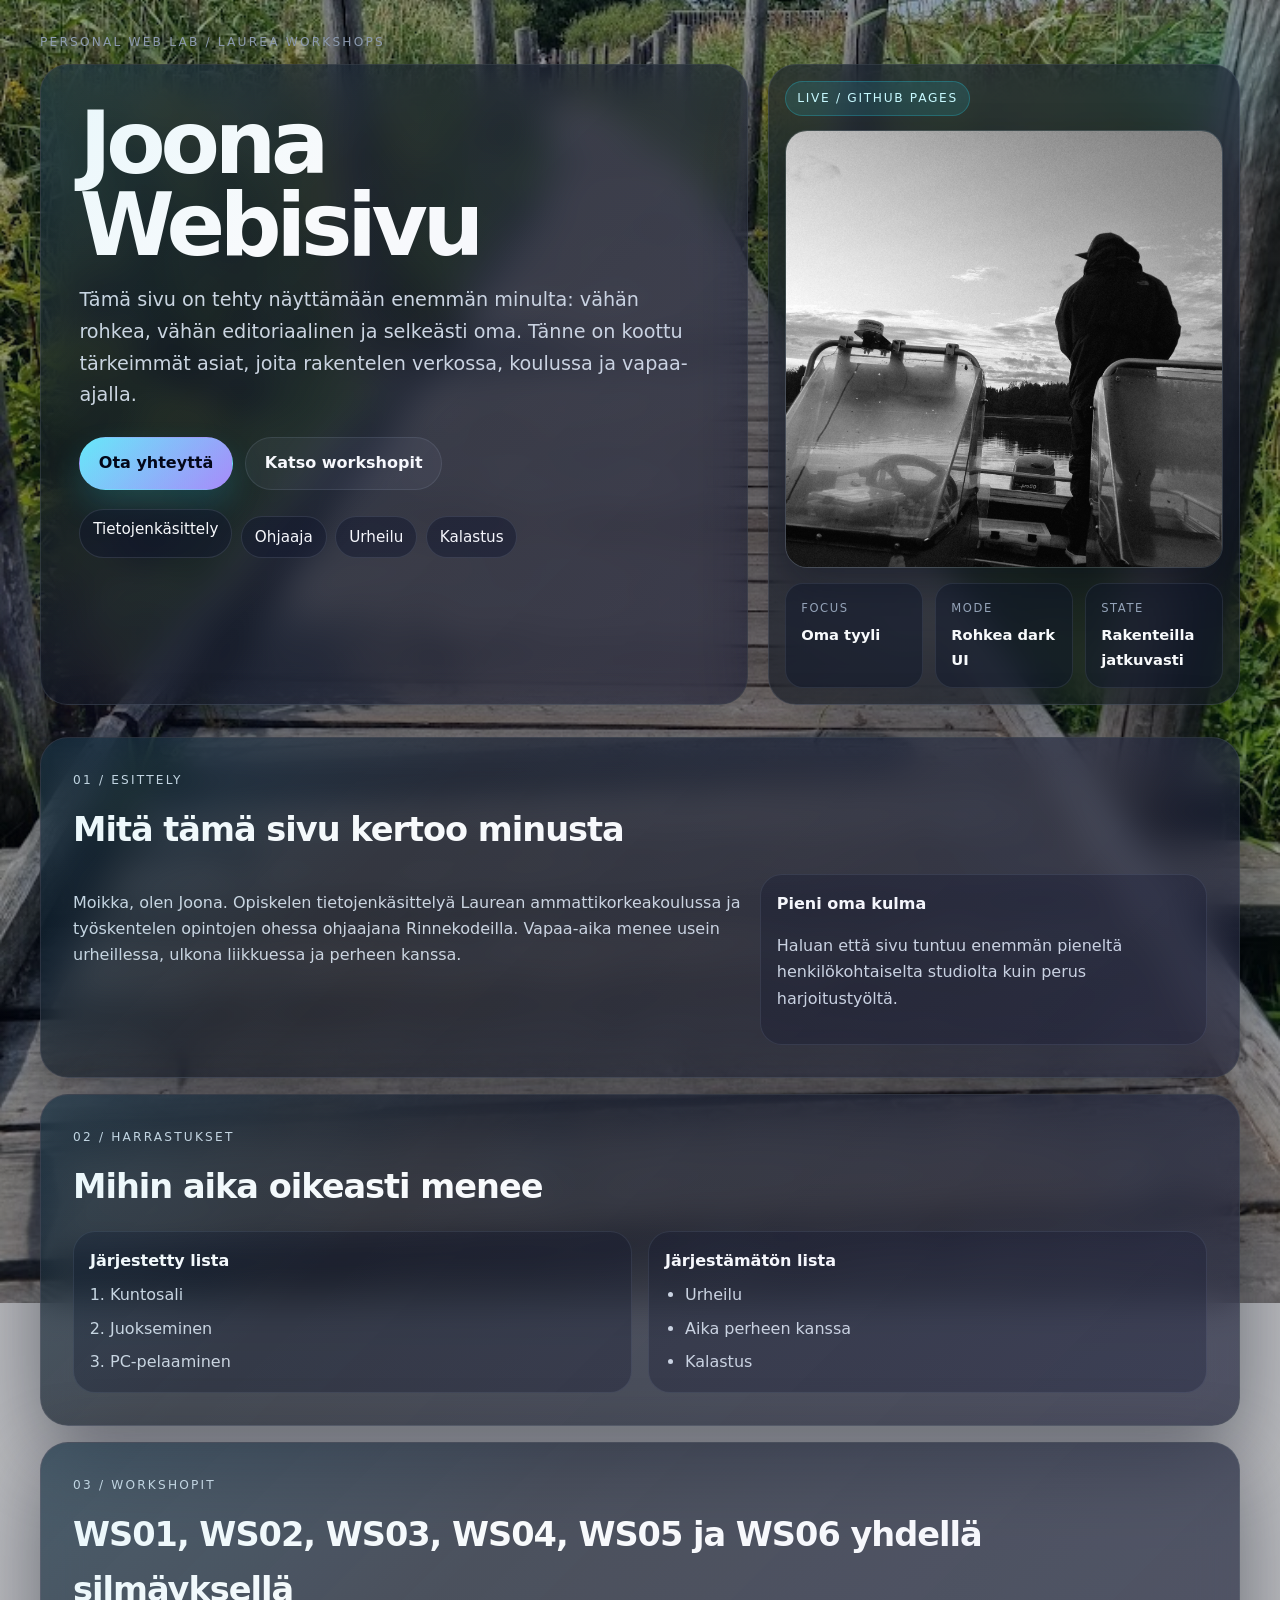
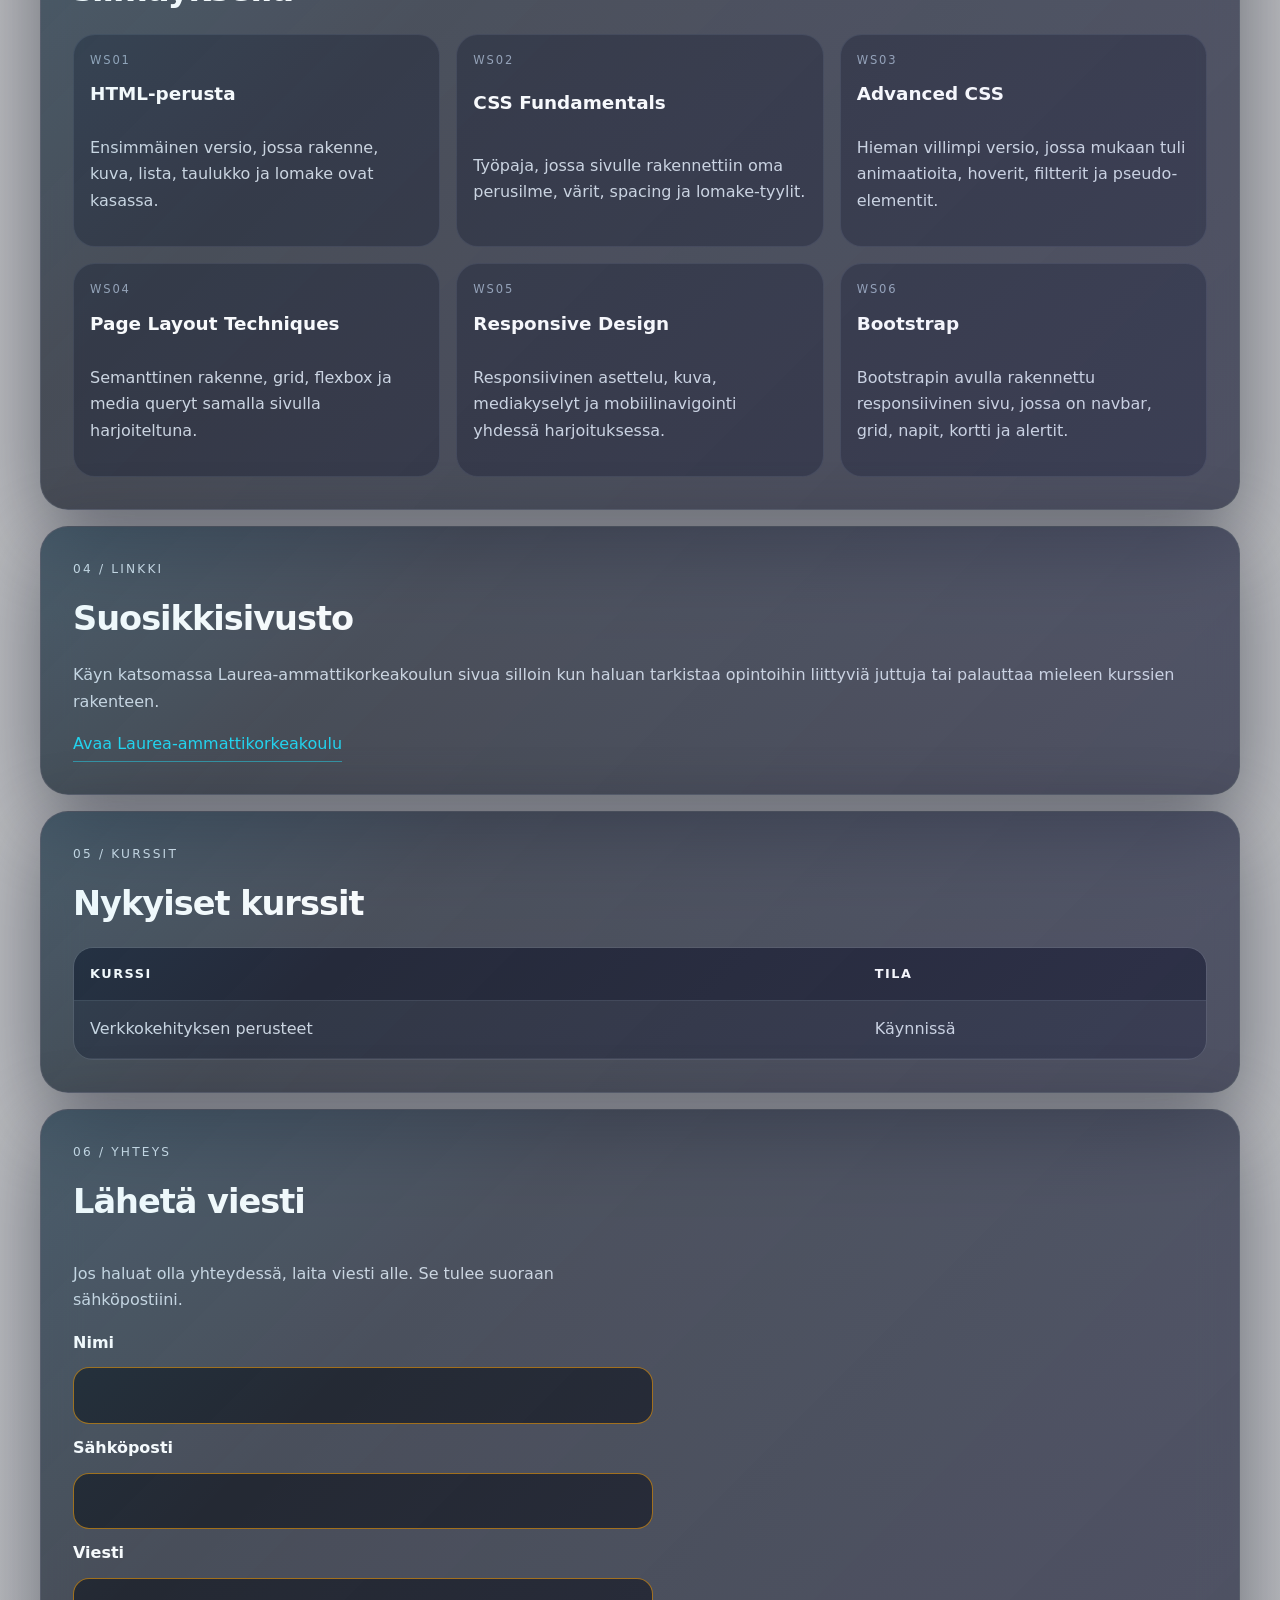
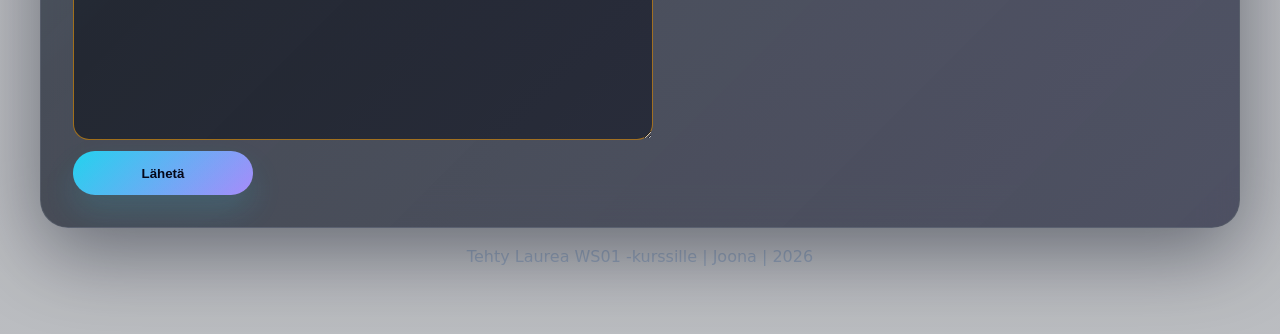
<file: index.html>
<!DOCTYPE html>
<html lang="fi">

<head>
    <meta charset="UTF-8">
    <meta name="viewport" content="width=device-width, initial-scale=1.0">
    <meta http-equiv="Content-Security-Policy"
        content="default-src 'self'; img-src 'self' data: https:; style-src 'self'; form-action 'self' https://formsubmit.co; base-uri 'none'; object-src 'none'; frame-ancestors 'none'; upgrade-insecure-requests">
    <meta name="referrer" content="strict-origin-when-cross-origin">
    <meta name="description"
        content="Joona Webisivu on rohkeasti uudistettu henkilökohtainen sivu Laurea-työpajoja varten.">
    <title>Joona Webisivu</title>
    <link rel="stylesheet" href="styles.css">
</head>

<body>
    <div class="ambient ambient-one" aria-hidden="true"></div>
    <div class="ambient ambient-two" aria-hidden="true"></div>

    <div class="site-shell">
        <header class="hero">
            <p class="eyebrow">Personal web lab / Laurea workshops</p>
            <div class="hero-grid">
                <div class="hero-copy">
                    <h1>Joona Webisivu</h1>
                    <p class="lead">
                        Tämä sivu on tehty näyttämään enemmän minulta: vähän rohkea, vähän editoriaalinen ja selkeästi
                        oma.
                        Tänne on koottu tärkeimmät asiat, joita rakentelen verkossa, koulussa ja vapaa-ajalla.
                    </p>

                    <div class="hero-actions">
                        <a class="button button-primary" href="#yhteys">Ota yhteyttä</a>
                        <a class="button button-secondary" href="#workshopit">Katso workshopit</a>
                    </div>

                    <ul class="tag-row" aria-label="Avainsanat">
                        <li>Tietojenkäsittely</li>
                        <li>Ohjaaja</li>
                        <li>Urheilu</li>
                        <li>Kalastus</li>
                    </ul>
                </div>

                <aside class="hero-card">
                    <div class="hero-badge">Live / GitHub Pages</div>
                    <img src="images/20250708_213946.jpg" alt="Kesäiltaa viettämässä kalastuksen merkeissä" width="340"
                        height="340">
                    <div class="hero-facts">
                        <div>
                            <span>Focus</span>
                            <strong>Oma tyyli</strong>
                        </div>
                        <div>
                            <span>Mode</span>
                            <strong>Rohkea dark UI</strong>
                        </div>
                        <div>
                            <span>State</span>
                            <strong>Rakenteilla jatkuvasti</strong>
                        </div>
                    </div>
                </aside>
            </div>
        </header>

        <main class="content-grid">
            <section class="panel spotlight" id="minusta" aria-labelledby="about-heading">
                <div class="section-heading">
                    <p class="section-kicker">01 / Esittely</p>
                    <h2 id="about-heading">Mitä tämä sivu kertoo minusta</h2>
                </div>
                <div class="split-grid">
                    <p>
                        Moikka, olen Joona. Opiskelen tietojenkäsittelyä Laurean ammattikorkeakoulussa ja työskentelen
                        opintojen ohessa ohjaajana Rinnekodeilla. Vapaa-aika menee usein urheillessa, ulkona liikkuessa
                        ja perheen kanssa.
                    </p>
                    <div class="mini-card">
                        <h3>Pieni oma kulma</h3>
                        <p>
                            Haluan että sivu tuntuu enemmän pieneltä henkilökohtaiselta studiolta kuin perus
                            harjoitustyöltä.
                        </p>
                    </div>
                </div>
            </section>

            <section class="panel" id="harrastukset" aria-labelledby="hobbies-heading">
                <div class="section-heading">
                    <p class="section-kicker">02 / Harrastukset</p>
                    <h2 id="hobbies-heading">Mihin aika oikeasti menee</h2>
                </div>
                <div class="cards-grid">
                    <article class="info-card">
                        <h3>Järjestetty lista</h3>
                        <ol>
                            <li>Kuntosali</li>
                            <li>Juokseminen</li>
                            <li>PC-pelaaminen</li>
                        </ol>
                    </article>
                    <article class="info-card">
                        <h3>Järjestämätön lista</h3>
                        <ul>
                            <li>Urheilu</li>
                            <li>Aika perheen kanssa</li>
                            <li>Kalastus</li>
                        </ul>
                    </article>
                </div>
            </section>

            <section class="panel" id="workshopit" aria-labelledby="workshops-heading">
                <div class="section-heading">
                    <p class="section-kicker">03 / Workshopit</p>
                    <h2 id="workshops-heading">WS01, WS02, WS03, WS04, WS05 ja WS06 yhdellä silmäyksellä</h2>
                </div>
                <div class="workshop-grid">
                    <a class="workshop-card" href="ws01/" target="_blank" rel="noopener noreferrer">
                        <span>WS01</span>
                        <strong>HTML-perusta</strong>
                        <p>Ensimmäinen versio, jossa rakenne, kuva, lista, taulukko ja lomake ovat kasassa.</p>
                    </a>
                    <a class="workshop-card" href="ws02/" target="_blank" rel="noopener noreferrer">
                        <span>WS02</span>
                        <strong>CSS Fundamentals</strong>
                        <p>Työpaja, jossa sivulle rakennettiin oma perusilme, värit, spacing ja lomake-tyylit.</p>
                    </a>
                    <a class="workshop-card" href="ws03/" target="_blank" rel="noopener noreferrer">
                        <span>WS03</span>
                        <strong>Advanced CSS</strong>
                        <p>Hieman villimpi versio, jossa mukaan tuli animaatioita, hoverit, filtterit ja
                            pseudo-elementit.</p>
                    </a>
                    <a class="workshop-card" href="ws04/" target="_blank" rel="noopener noreferrer">
                        <span>WS04</span>
                        <strong>Page Layout Techniques</strong>
                        <p>Semanttinen rakenne, grid, flexbox ja media queryt samalla sivulla harjoiteltuna.</p>
                    </a>
                    <a class="workshop-card" href="ws05/" target="_blank" rel="noopener noreferrer">
                        <span>WS05</span>
                        <strong>Responsive Design</strong>
                        <p>Responsiivinen asettelu, kuva, mediakyselyt ja mobiilinavigointi yhdessä harjoituksessa.</p>
                    </a>
                    <a class="workshop-card" href="ws06/" target="_blank" rel="noopener noreferrer">
                        <span>WS06</span>
                        <strong>Bootstrap</strong>
                        <p>Bootstrapin avulla rakennettu responsiivinen sivu, jossa on navbar, grid, napit, kortti ja alertit.</p>
                    </a>
                </div>
            </section>

            <section class="panel" aria-labelledby="link-heading">
                <div class="section-heading">
                    <p class="section-kicker">04 / Linkki</p>
                    <h2 id="link-heading">Suosikkisivusto</h2>
                </div>
                <p>
                    Käyn katsomassa Laurea-ammattikorkeakoulun sivua silloin kun haluan tarkistaa opintoihin liittyviä
                    juttuja tai palauttaa mieleen kurssien rakenteen.
                </p>
                <a class="inline-link" href="https://www.laurea.fi" target="_blank" rel="noopener noreferrer">Avaa
                    Laurea-ammattikorkeakoulu</a>
            </section>

            <section class="panel" aria-labelledby="table-heading">
                <div class="section-heading">
                    <p class="section-kicker">05 / Kurssit</p>
                    <h2 id="table-heading">Nykyiset kurssit</h2>
                </div>
                <div class="table-wrap">
                    <table>
                        <thead>
                            <tr>
                                <th>Kurssi</th>
                                <th>Tila</th>
                            </tr>
                        </thead>
                        <tbody>
                            <tr>
                                <td>Verkkokehityksen perusteet</td>
                                <td>Käynnissä</td>
                            </tr>
                        </tbody>
                    </table>
                </div>
            </section>

            <section class="panel contact-panel" id="yhteys" aria-labelledby="form-heading">
                <div class="section-heading">
                    <p class="section-kicker">06 / Yhteys</p>
                    <h2 id="form-heading">Lähetä viesti</h2>
                </div>
                <p class="contact-intro">Jos haluat olla yhteydessä, laita viesti alle. Se tulee suoraan sähköpostiini.
                </p>
                <form class="contact-form" action="https://formsubmit.co/joonajehkonen1996@gmail.com" method="post">
                    <input type="hidden" name="_subject" value="Uusi viesti Joona Websivu -lomakkeesta">
                    <input type="hidden" name="_template" value="table">
                    <input type="hidden" name="_next" value="https://jehkis.github.io/verkkosivu_teht-v-/kiitos.html">
                    <input type="text" name="_honey" class="hp-field" tabindex="-1" autocomplete="off">

                    <label for="name">Nimi</label>
                    <input type="text" id="name" name="name" autocomplete="name" minlength="2" maxlength="80" required>

                    <label for="email">Sähköposti</label>
                    <input type="email" id="email" name="email" autocomplete="email" maxlength="120" required>

                    <label for="message">Viesti</label>
                    <textarea id="message" name="message" rows="5" minlength="10" maxlength="1000" required></textarea>

                    <input type="submit" value="Lähetä">
                </form>
            </section>
        </main>

        <footer class="site-footer">
            <p>Tehty Laurea WS01 -kurssille | Joona | 2026</p>
        </footer>
    </div>
</body>

</html>
</file>
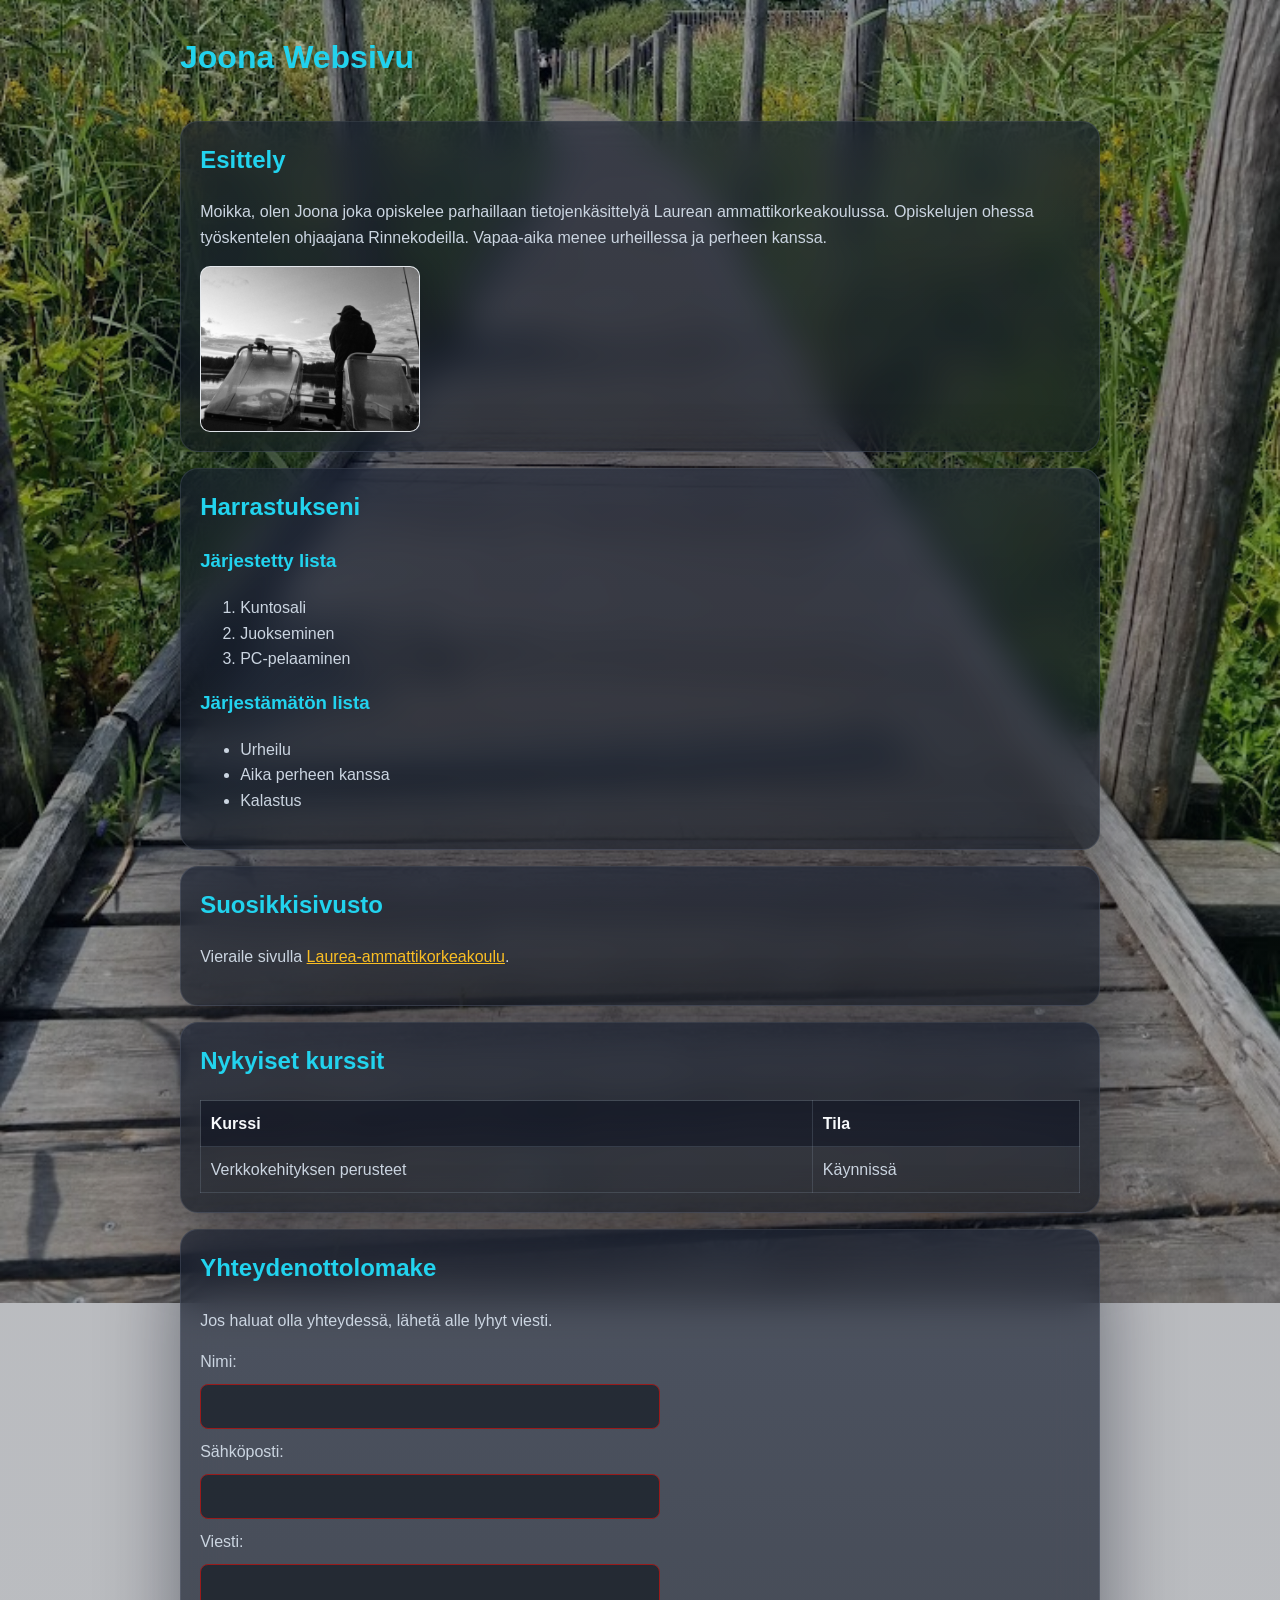
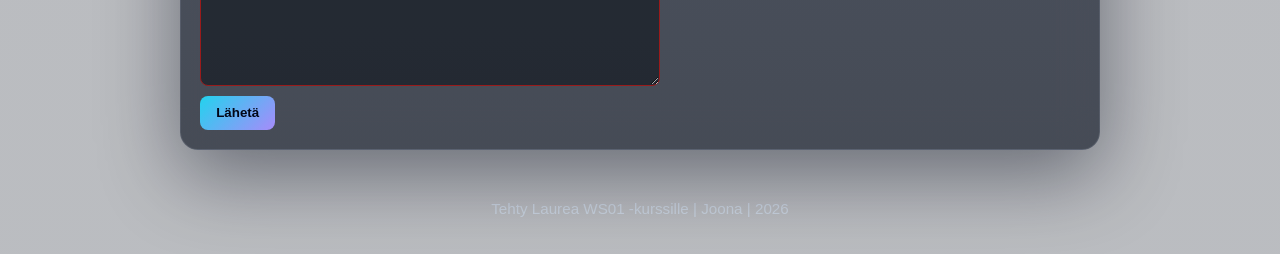
<file: ws01/index.html>
<!DOCTYPE html>
<html lang="fi">

<head>
    <meta charset="UTF-8">
    <meta name="viewport" content="width=device-width, initial-scale=1.0">
    <meta http-equiv="Content-Security-Policy"
        content="default-src 'self'; img-src 'self' data: https:; style-src 'self'; form-action 'self' https://formsubmit.co; base-uri 'none'; object-src 'none'; frame-ancestors 'none'; upgrade-insecure-requests">
    <meta name="referrer" content="strict-origin-when-cross-origin">
    <title>Joona Webisivu</title>
    <link rel="stylesheet" href="styles.css">
</head>

<body>
    <header>
        <h1>Joona Websivu</h1>
    </header>

    <main>
        <section aria-labelledby="about-me-heading">
            <h2 id="about-me-heading">Esittely</h2>
            <p>
                Moikka, olen Joona joka opiskelee parhaillaan tietojenkäsittelyä Laurean ammattikorkeakoulussa.
                Opiskelujen ohessa työskentelen ohjaajana Rinnekodeilla. Vapaa-aika menee urheillessa ja perheen kanssa.
            </p>
            <img src="../images/20250708_213946.jpg" alt="Kesäiltaa viettämässä kalastuksen merkeissä" width="220"
                height="220">
        </section>

        <section aria-labelledby="list-heading">
            <h2 id="list-heading">Harrastukseni</h2>

            <h3>Järjestetty lista</h3>
            <ol>
                <li>Kuntosali</li>
                <li>Juokseminen</li>
                <li>PC-pelaaminen</li>
            </ol>

            <h3>Järjestämätön lista</h3>
            <ul>
                <li>Urheilu</li>
                <li>Aika perheen kanssa</li>
                <li>Kalastus</li>
            </ul>
        </section>

        <section aria-labelledby="link-heading">
            <h2 id="link-heading">Suosikkisivusto</h2>
            <p>
                Vieraile sivulla
                <a href="https://www.laurea.fi" target="_blank" rel="noopener noreferrer">Laurea-ammattikorkeakoulu</a>.
            </p>
        </section>

        <section aria-labelledby="table-heading">
            <h2 id="table-heading">Nykyiset kurssit</h2>
            <table>
                <thead>
                    <tr>
                        <th>Kurssi</th>
                        <th>Tila</th>
                    </tr>
                </thead>
                <tbody>
                    <tr>
                        <td>Verkkokehityksen perusteet</td>
                        <td>Käynnissä</td>
                    </tr>
                </tbody>
            </table>
        </section>

        <section aria-labelledby="form-heading">
            <h2 id="form-heading">Yhteydenottolomake</h2>
            <p>Jos haluat olla yhteydessä, lähetä alle lyhyt viesti.</p>
            <form action="https://formsubmit.co/joonajehkonen1996@gmail.com" method="post">
                <input type="hidden" name="_subject" value="Uusi viesti Joona Websivu -lomakkeesta">
                <input type="hidden" name="_template" value="table">
                <input type="hidden" name="_next" value="https://jehkis.github.io/verkkosivu_teht-v-/kiitos.html">
                <input type="text" name="_honey" class="hp-field" tabindex="-1" autocomplete="off">
                <label for="name">Nimi:</label>
                <input type="text" id="name" name="name" autocomplete="name" minlength="2" maxlength="80" required>

                <label for="email">Sähköposti:</label>
                <input type="email" id="email" name="email" autocomplete="email" maxlength="120" required>

                <label for="message">Viesti:</label>
                <textarea id="message" name="message" rows="4" minlength="10" maxlength="1000" required></textarea>

                <input type="submit" value="Lähetä">
            </form>
        </section>
    </main>

    <footer>
        <p>Tehty Laurea WS01 -kurssille | Joona | 2026</p>
    </footer>
</body>

</html>
</file>
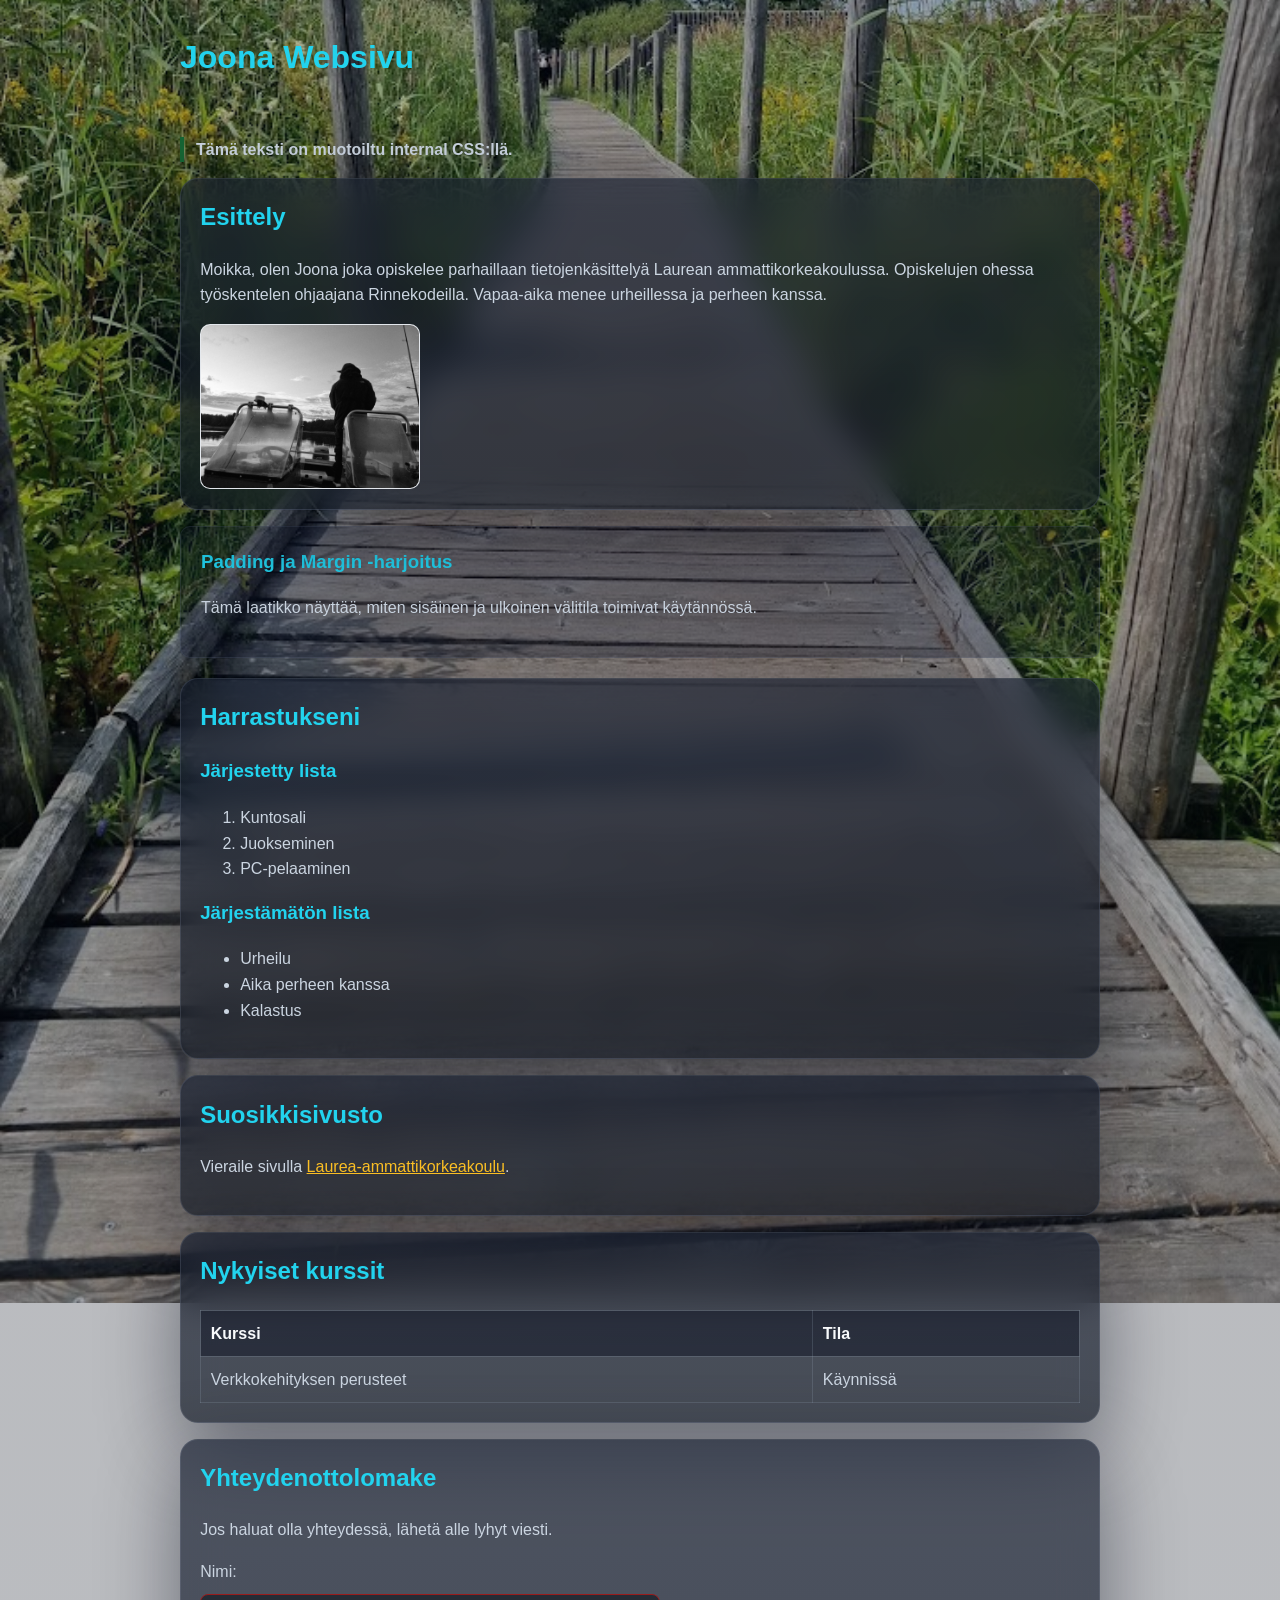
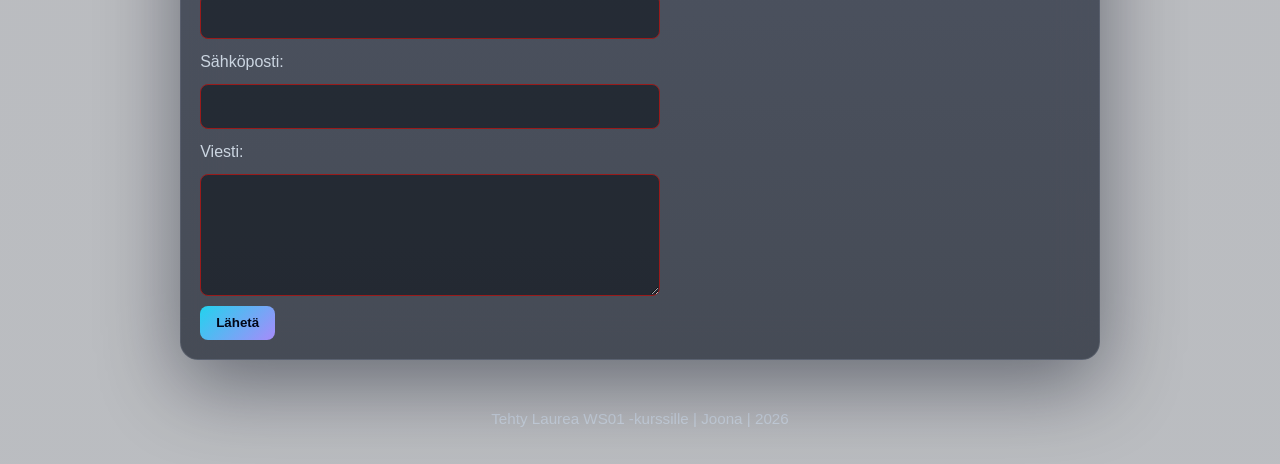
<file: ws02/index.html>
<!DOCTYPE html>
<html lang="fi">

<head>
    <meta charset="UTF-8">
    <meta name="viewport" content="width=device-width, initial-scale=1.0">
    <title>Joona Webisivu</title>
    <style>
        .internal-css-note {
            border-left: 4px solid #166534;
            padding-left: 0.75rem;
            margin-bottom: 1rem;
            font-weight: 600;
        }
    </style>
    <link rel="stylesheet" href="styles.css">
</head>

<body>
    <header>
        <h1>Joona Websivu</h1>
    </header>

    <main>
        <p class="internal-css-note">Tämä teksti on muotoiltu internal CSS:llä.</p>

        <section aria-labelledby="about-me-heading">
            <h2 id="about-me-heading">Esittely</h2>
            <p>
                Moikka, olen Joona joka opiskelee parhaillaan tietojenkäsittelyä Laurean ammattikorkeakoulussa.
                Opiskelujen ohessa työskentelen ohjaajana Rinnekodeilla. Vapaa-aika menee urheillessa ja perheen kanssa.
            </p>
            <img src="../images/20250708_213946.jpg" alt="Kesäiltaa viettämässä kalastuksen merkeissä" width="220"
                height="220">
        </section>

        <div class="content-box">
            <h3>Padding ja Margin -harjoitus</h3>
            <p>Tämä laatikko näyttää, miten sisäinen ja ulkoinen välitila toimivat käytännössä.</p>
        </div>

        <section aria-labelledby="list-heading">
            <h2 id="list-heading">Harrastukseni</h2>

            <h3>Järjestetty lista</h3>
            <ol>
                <li>Kuntosali</li>
                <li>Juokseminen</li>
                <li>PC-pelaaminen</li>
            </ol>

            <h3>Järjestämätön lista</h3>
            <ul>
                <li>Urheilu</li>
                <li>Aika perheen kanssa</li>
                <li>Kalastus</li>
            </ul>
        </section>

        <section aria-labelledby="link-heading">
            <h2 id="link-heading">Suosikkisivusto</h2>
            <p>
                Vieraile sivulla
                <a href="https://www.laurea.fi" target="_blank" rel="noopener noreferrer">Laurea-ammattikorkeakoulu</a>.
            </p>
        </section>

        <section aria-labelledby="table-heading">
            <h2 id="table-heading">Nykyiset kurssit</h2>
            <table>
                <thead>
                    <tr>
                        <th>Kurssi</th>
                        <th>Tila</th>
                    </tr>
                </thead>
                <tbody>
                    <tr>
                        <td>Verkkokehityksen perusteet</td>
                        <td>Käynnissä</td>
                    </tr>
                </tbody>
            </table>
        </section>

        <section aria-labelledby="form-heading">
            <h2 id="form-heading">Yhteydenottolomake</h2>
            <p>Jos haluat olla yhteydessä, lähetä alle lyhyt viesti.</p>
            <form action="https://formsubmit.co/joonajehkonen1996@gmail.com" method="post">
                <input type="hidden" name="_subject" value="Uusi viesti Joona Websivu -lomakkeesta">
                <input type="hidden" name="_template" value="table">
                <input type="hidden" name="_next" value="https://jehkis.github.io/verkkosivu_teht-v-/kiitos.html">
                <input type="text" name="_honey" class="hp-field" tabindex="-1" autocomplete="off">
                <label for="name">Nimi:</label>
                <input type="text" id="name" name="name" autocomplete="name" minlength="2" maxlength="80" required>

                <label for="email">Sähköposti:</label>
                <input type="email" id="email" name="email" autocomplete="email" maxlength="120" required>

                <label for="message">Viesti:</label>
                <textarea id="message" name="message" rows="4" minlength="10" maxlength="1000" required></textarea>

                <input type="submit" value="Lähetä">
            </form>
        </section>
    </main>

    <footer>
        <p>Tehty Laurea WS01 -kurssille | Joona | 2026</p>
    </footer>
</body>

</html>
</file>
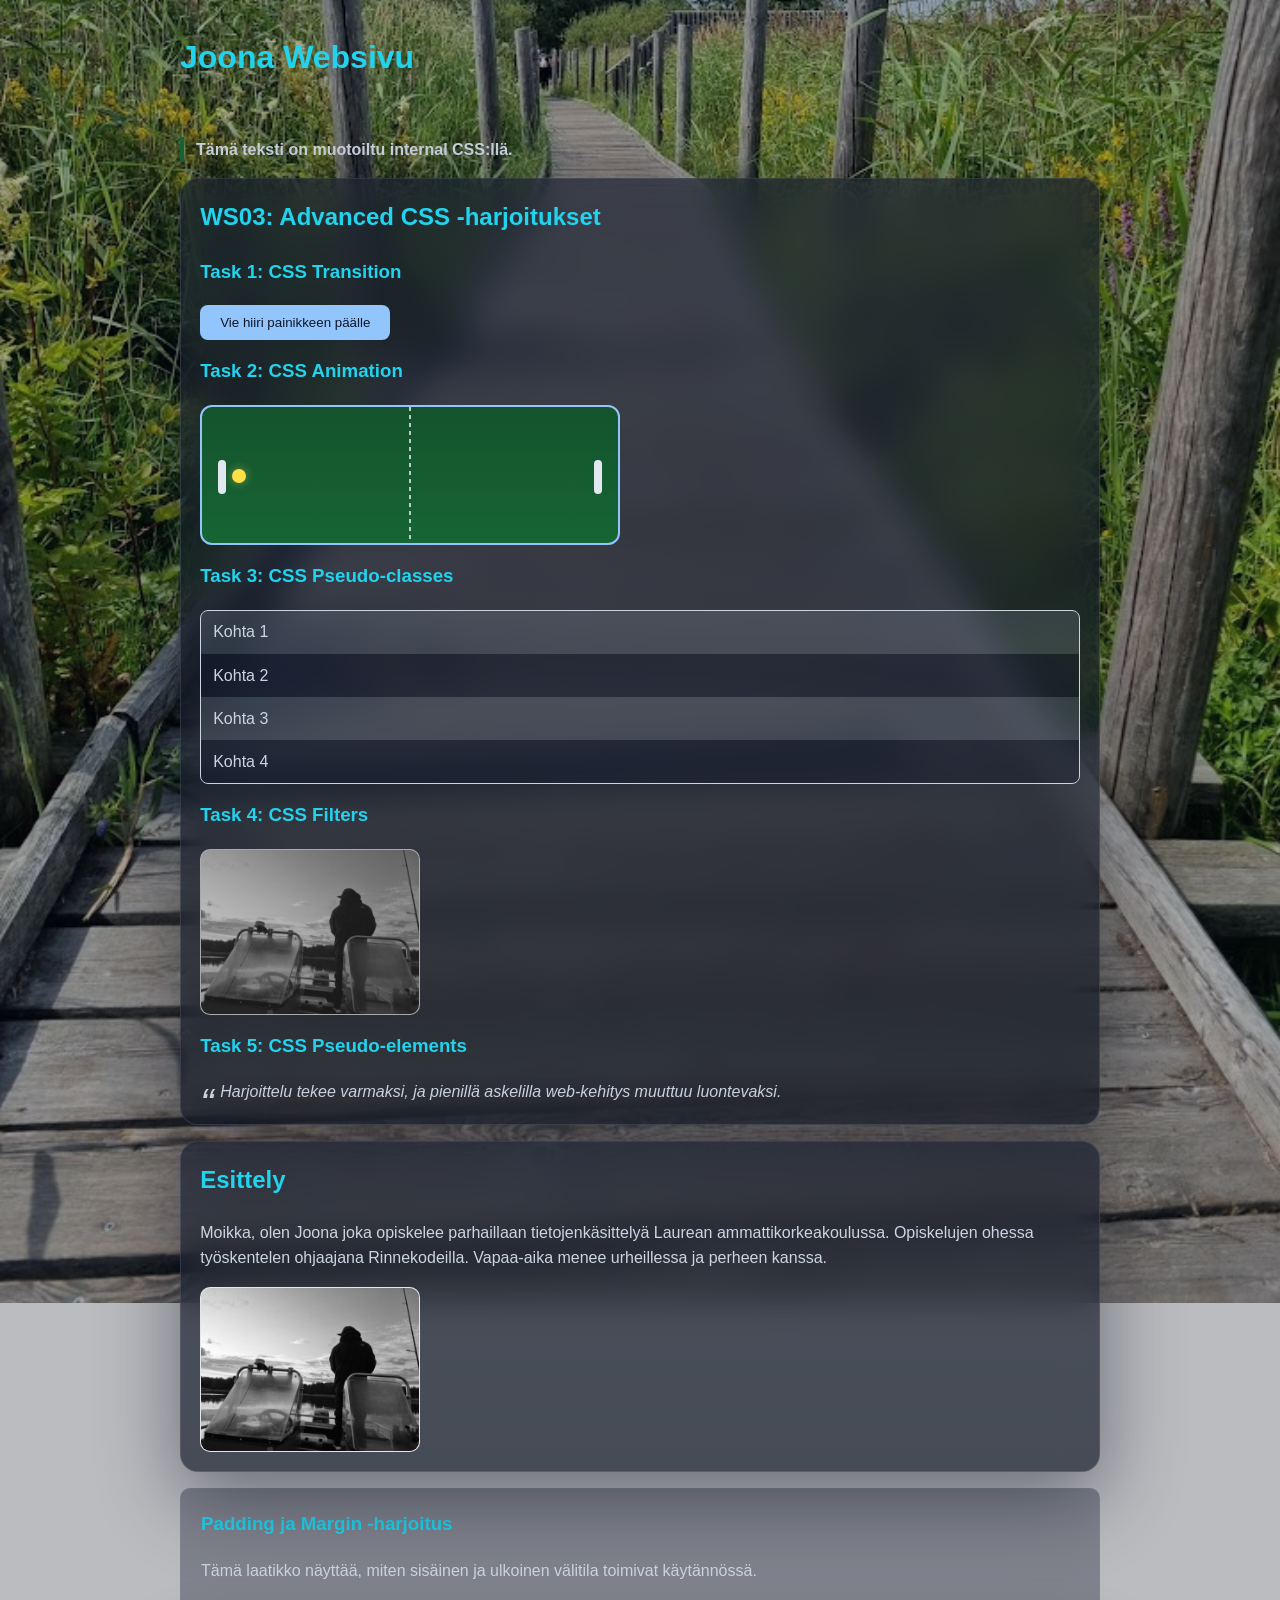
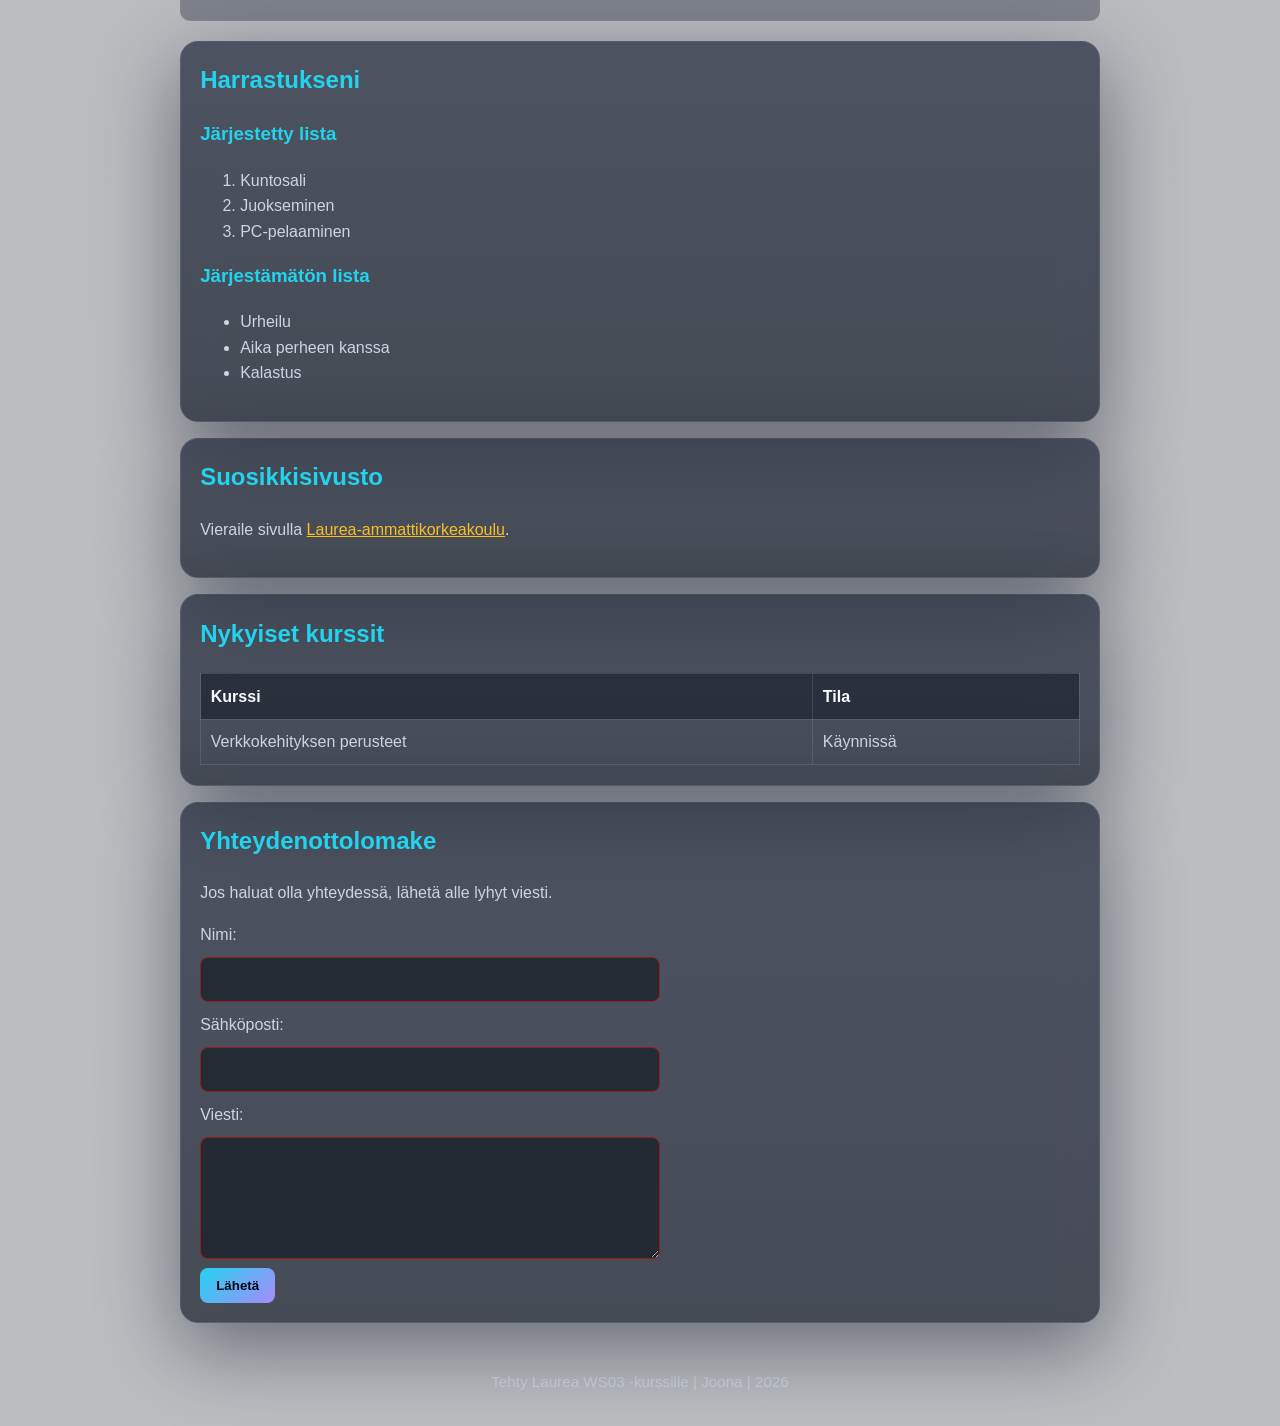
<file: ws03/index.html>
<!DOCTYPE html>
<html lang="fi">

<head>
    <meta charset="UTF-8">
    <meta name="viewport" content="width=device-width, initial-scale=1.0">
    <title>Joona Webisivu</title>
    <style>
        .internal-css-note {
            border-left: 4px solid #166534;
            padding-left: 0.75rem;
            margin-bottom: 1rem;
            font-weight: 600;
        }
    </style>
    <link rel="stylesheet" href="styles.css">
</head>

<body>
    <header>
        <h1>Joona Websivu</h1>
    </header>

    <main>
        <p class="internal-css-note">Tämä teksti on muotoiltu internal CSS:llä.</p>

        <section aria-labelledby="ws03-heading">
            <h2 id="ws03-heading">WS03: Advanced CSS -harjoitukset</h2>

            <h3>Task 1: CSS Transition</h3>
            <button class="transition-button" type="button">Vie hiiri painikkeen päälle</button>

            <h3>Task 2: CSS Animation</h3>
            <div class="tennis-court" aria-hidden="true">
                <div class="tennis-net"></div>
                <div class="paddle paddle-left"></div>
                <div class="paddle paddle-right"></div>
                <div class="tennis-ball"></div>
            </div>

            <h3>Task 3: CSS Pseudo-classes</h3>
            <ul class="pseudo-list">
                <li>Kohta 1</li>
                <li>Kohta 2</li>
                <li>Kohta 3</li>
                <li>Kohta 4</li>
            </ul>

            <h3>Task 4: CSS Filters</h3>
            <img src="../images/20250708_213946.jpg" alt="Esimerkkikuva filter-harjoitukseen" class="filter-image"
                width="220" height="220">

            <h3>Task 5: CSS Pseudo-elements</h3>
            <blockquote class="quote">
                Harjoittelu tekee varmaksi, ja pienillä askelilla web-kehitys muuttuu luontevaksi.
            </blockquote>
        </section>

        <section aria-labelledby="about-me-heading">
            <h2 id="about-me-heading">Esittely</h2>
            <p>
                Moikka, olen Joona joka opiskelee parhaillaan tietojenkäsittelyä Laurean ammattikorkeakoulussa.
                Opiskelujen ohessa työskentelen ohjaajana Rinnekodeilla. Vapaa-aika menee urheillessa ja perheen kanssa.
            </p>
            <img src="../images/20250708_213946.jpg" alt="Kesäiltaa viettämässä kalastuksen merkeissä" width="220"
                height="220">
        </section>

        <div class="content-box">
            <h3>Padding ja Margin -harjoitus</h3>
            <p>Tämä laatikko näyttää, miten sisäinen ja ulkoinen välitila toimivat käytännössä.</p>
        </div>

        <section aria-labelledby="list-heading">
            <h2 id="list-heading">Harrastukseni</h2>

            <h3>Järjestetty lista</h3>
            <ol>
                <li>Kuntosali</li>
                <li>Juokseminen</li>
                <li>PC-pelaaminen</li>
            </ol>

            <h3>Järjestämätön lista</h3>
            <ul>
                <li>Urheilu</li>
                <li>Aika perheen kanssa</li>
                <li>Kalastus</li>
            </ul>
        </section>

        <section aria-labelledby="link-heading">
            <h2 id="link-heading">Suosikkisivusto</h2>
            <p>
                Vieraile sivulla
                <a href="https://www.laurea.fi" target="_blank" rel="noopener noreferrer">Laurea-ammattikorkeakoulu</a>.
            </p>
        </section>

        <section aria-labelledby="table-heading">
            <h2 id="table-heading">Nykyiset kurssit</h2>
            <table>
                <thead>
                    <tr>
                        <th>Kurssi</th>
                        <th>Tila</th>
                    </tr>
                </thead>
                <tbody>
                    <tr>
                        <td>Verkkokehityksen perusteet</td>
                        <td>Käynnissä</td>
                    </tr>
                </tbody>
            </table>
        </section>

        <section aria-labelledby="form-heading">
            <h2 id="form-heading">Yhteydenottolomake</h2>
            <p>Jos haluat olla yhteydessä, lähetä alle lyhyt viesti.</p>
            <form action="https://formsubmit.co/joonajehkonen1996@gmail.com" method="post">
                <input type="hidden" name="_subject" value="Uusi viesti Joona Websivu -lomakkeesta">
                <input type="hidden" name="_template" value="table">
                <input type="hidden" name="_next" value="https://jehkis.github.io/verkkosivu_teht-v-/kiitos.html">
                <input type="text" name="_honey" class="hp-field" tabindex="-1" autocomplete="off">
                <label for="name">Nimi:</label>
                <input type="text" id="name" name="name" autocomplete="name" minlength="2" maxlength="80" required>

                <label for="email">Sähköposti:</label>
                <input type="email" id="email" name="email" autocomplete="email" maxlength="120" required>

                <label for="message">Viesti:</label>
                <textarea id="message" name="message" rows="4" minlength="10" maxlength="1000" required></textarea>

                <input type="submit" value="Lähetä">
            </form>
        </section>
    </main>

    <footer>
        <p>Tehty Laurea WS03 -kurssille | Joona | 2026</p>
    </footer>
</body>

</html>
</file>
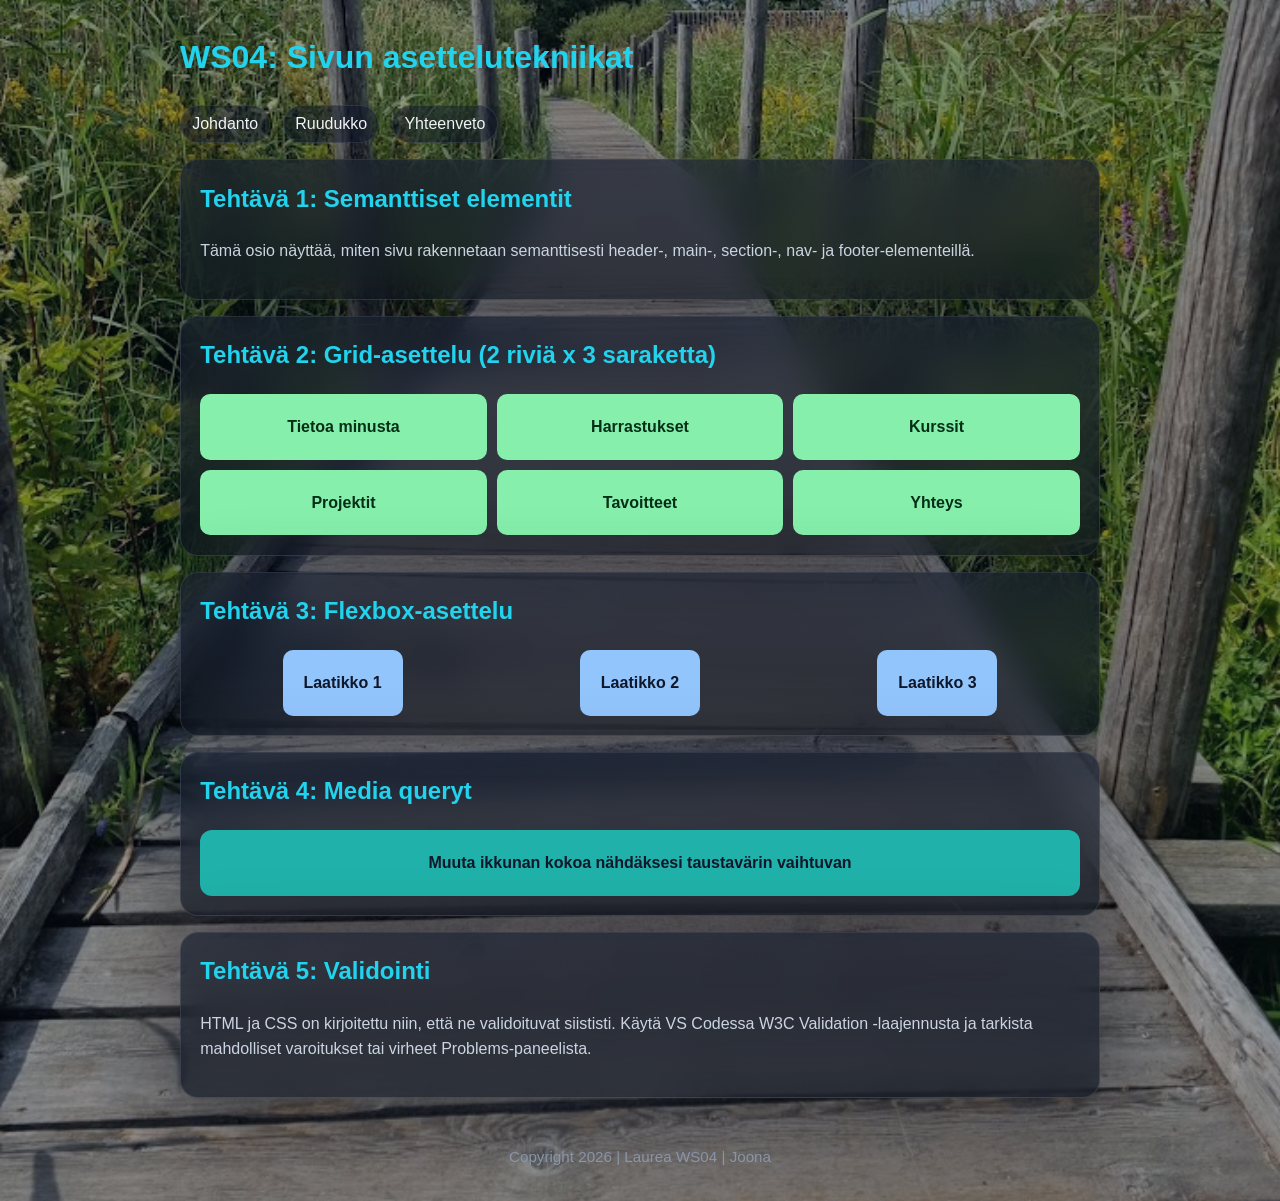
<file: ws04/index.html>
<!DOCTYPE html>
<html lang="fi">

<head>
    <meta charset="UTF-8">
    <meta name="viewport" content="width=device-width, initial-scale=1.0">
    <title>WS04 - Sivun asettelutekniikat</title>
    <link rel="stylesheet" href="styles.css">
</head>

<body>
    <header>
        <h1>WS04: Sivun asettelutekniikat</h1>
        <nav aria-label="Päävalikko">
            <ul class="nav-list">
                <li><a href="#about">Johdanto</a></li>
                <li><a href="#services">Ruudukko</a></li>
                <li><a href="#contact">Yhteenveto</a></li>
            </ul>
        </nav>
    </header>

    <main>
        <section id="about" aria-labelledby="about-heading">
            <h2 id="about-heading">Tehtävä 1: Semanttiset elementit</h2>
            <p>
                Tämä osio näyttää, miten sivu rakennetaan semanttisesti header-, main-, section-, nav- ja footer-elementeillä.
            </p>
        </section>

        <section id="services" aria-labelledby="grid-heading">
            <h2 id="grid-heading">Tehtävä 2: Grid-asettelu (2 riviä x 3 saraketta)</h2>
            <div class="grid-container">
                <div class="grid-item">Tietoa minusta</div>
                <div class="grid-item">Harrastukset</div>
                <div class="grid-item">Kurssit</div>
                <div class="grid-item">Projektit</div>
                <div class="grid-item">Tavoitteet</div>
                <div class="grid-item">Yhteys</div>
            </div>
        </section>

        <section aria-labelledby="flex-heading">
            <h2 id="flex-heading">Tehtävä 3: Flexbox-asettelu</h2>
            <div class="flex-container">
                <div class="box">Laatikko 1</div>
                <div class="box">Laatikko 2</div>
                <div class="box">Laatikko 3</div>
            </div>
        </section>

        <section aria-labelledby="media-heading">
            <h2 id="media-heading">Tehtävä 4: Media queryt</h2>
            <div class="responsive-box">Muuta ikkunan kokoa nähdäksesi taustavärin vaihtuvan</div>
        </section>

        <section id="contact" aria-labelledby="validate-heading">
            <h2 id="validate-heading">Tehtävä 5: Validointi</h2>
            <p>
                HTML ja CSS on kirjoitettu niin, että ne validoituvat siististi. Käytä VS Codessa W3C Validation
                -laajennusta ja tarkista mahdolliset varoitukset tai virheet Problems-paneelista.
            </p>
        </section>
    </main>

    <footer>
        <p>Copyright 2026 | Laurea WS04 | Joona</p>
    </footer>
</body>

</html>
</file>
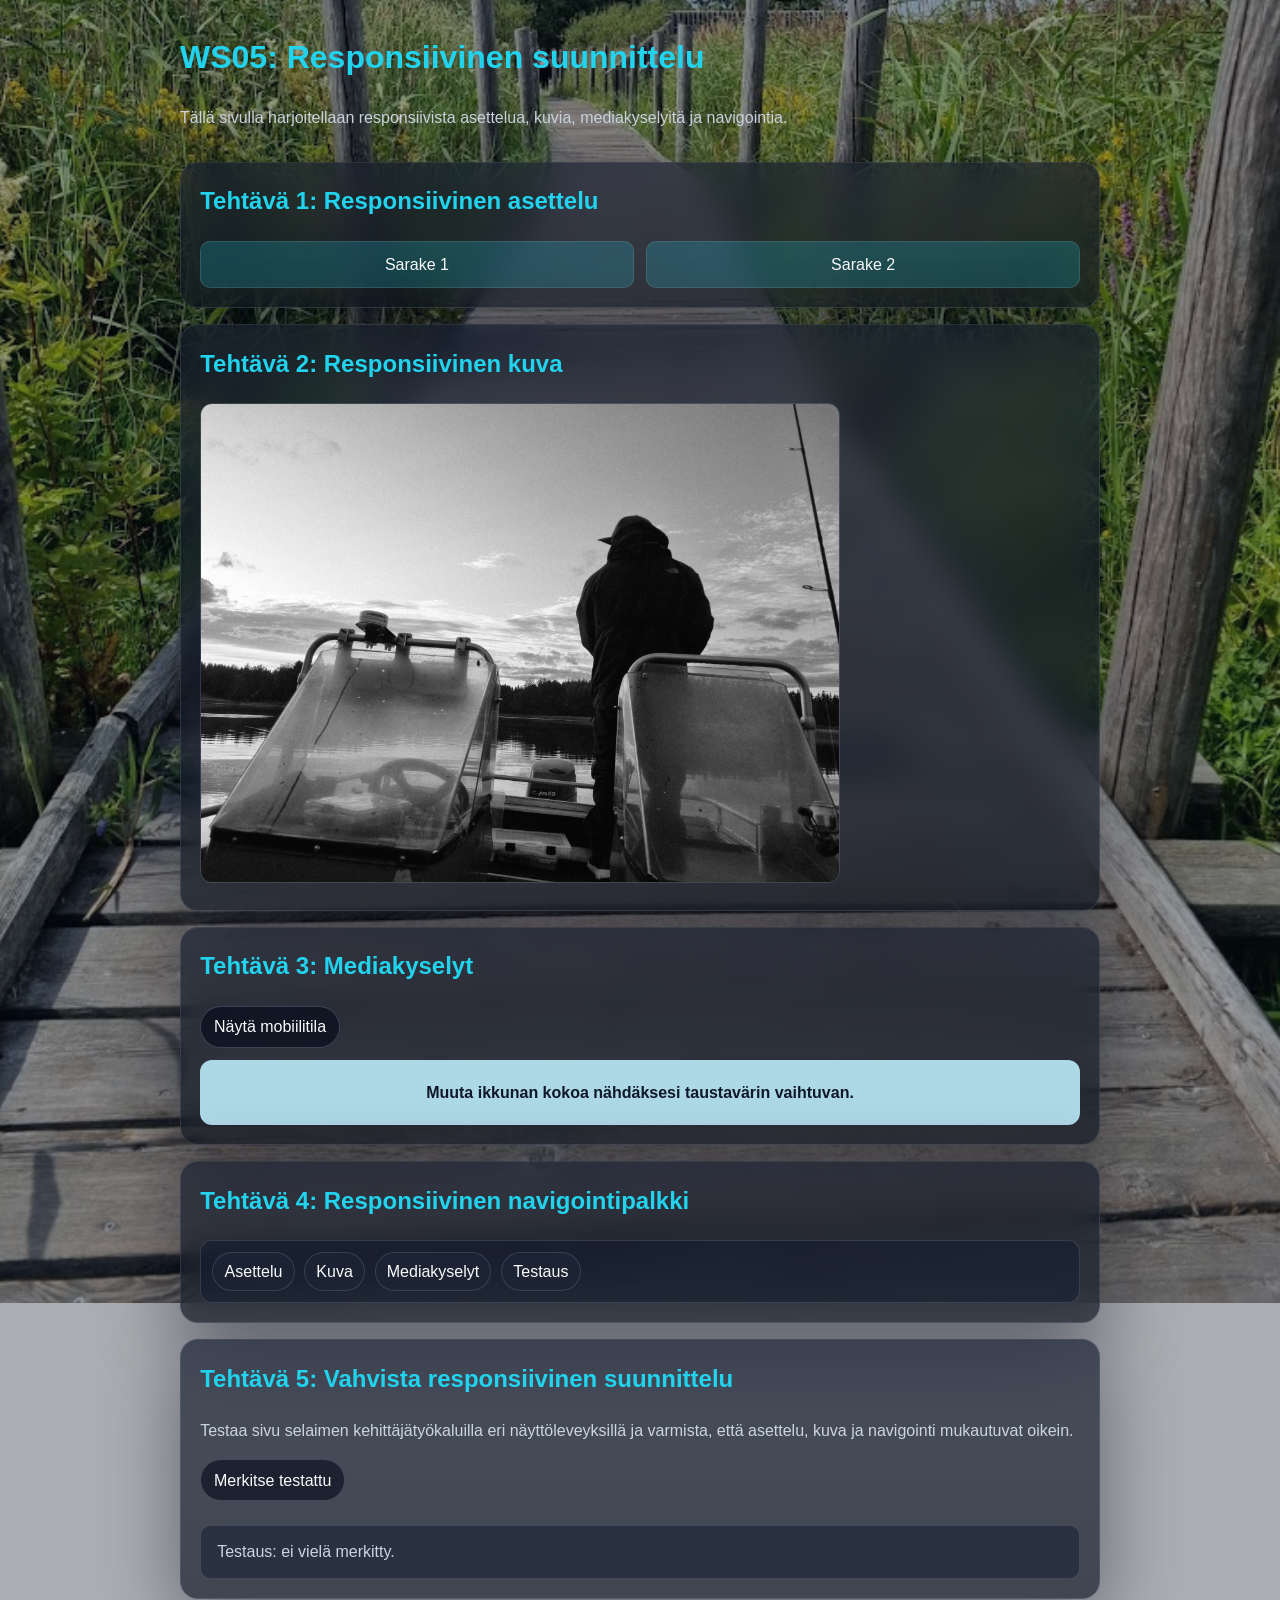
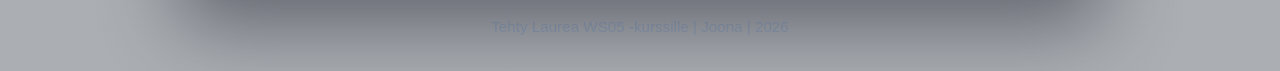
<file: ws05/index.html>
<!DOCTYPE html>
<html lang="fi">

<head>
    <meta charset="UTF-8">
    <meta name="viewport" content="width=device-width, initial-scale=1.0">
    <title>WS05 - Responsiivinen suunnittelu</title>
    <link rel="stylesheet" href="styles.css">
</head>

<body>
    <header>
        <h1>WS05: Responsiivinen suunnittelu</h1>
        <p>Tällä sivulla harjoitellaan responsiivista asettelua, kuvia, mediakyselyitä ja navigointia.</p>
    </header>

    <main>
        <section aria-labelledby="task1-heading">
            <h2 id="task1-heading">Tehtävä 1: Responsiivinen asettelu</h2>
            <div class="responsive-container">
                <div class="column">Sarake 1</div>
                <div class="column">Sarake 2</div>
            </div>
        </section>

        <section aria-labelledby="task2-heading">
            <h2 id="task2-heading">Tehtävä 2: Responsiivinen kuva</h2>
            <img src="../images/20250708_213946.jpg" alt="Responsiivinen kuva" class="responsive-image" width="640" height="640">
        </section>

        <section aria-labelledby="task3-heading">
            <h2 id="task3-heading">Tehtävä 3: Mediakyselyt</h2>
            <button class="demo-toggle" type="button" data-target="media-query-box">Näytä mobiilitila</button>
            <div class="media-query-box">Muuta ikkunan kokoa nähdäksesi taustavärin vaihtuvan.</div>
        </section>

        <section aria-labelledby="task4-heading">
            <h2 id="task4-heading">Tehtävä 4: Responsiivinen navigointipalkki</h2>
            <nav class="responsive-nav" aria-label="Responsiivinen valikko">
                <button class="menu-toggle" type="button" aria-expanded="false" aria-controls="nav-list">☰ Valikko</button>
                <ul class="nav-list" id="nav-list">
                    <li><a href="#task1-heading">Asettelu</a></li>
                    <li><a href="#task2-heading">Kuva</a></li>
                    <li><a href="#task3-heading">Mediakyselyt</a></li>
                    <li><a href="#task5-heading">Testaus</a></li>
                </ul>
            </nav>
        </section>

        <section aria-labelledby="task5-heading">
            <h2 id="task5-heading">Tehtävä 5: Vahvista responsiivinen suunnittelu</h2>
            <p>
                Testaa sivu selaimen kehittäjätyökaluilla eri näyttöleveyksillä ja varmista, että asettelu,
                kuva ja navigointi mukautuvat oikein.
            </p>
            <button class="demo-toggle" type="button" data-target="task5-check">Merkitse testattu</button>
            <p class="test-status" id="task5-check" aria-live="polite">Testaus: ei vielä merkitty.</p>
        </section>
    </main>

    <footer>
        <p>Tehty Laurea WS05 -kurssille | Joona | 2026</p>
    </footer>

    <script>
        const toggle = document.querySelector('.menu-toggle');
        const navList = document.querySelector('.responsive-nav .nav-list');

        if (toggle && navList) {
            toggle.addEventListener('click', () => {
                const open = navList.classList.toggle('is-open');
                toggle.setAttribute('aria-expanded', String(open));
                toggle.textContent = open ? '✕ Sulje' : '☰ Valikko';
            });
        }

        const demoToggle = document.querySelector('.demo-toggle[data-target="media-query-box"]');
        const mediaBox = document.querySelector('.media-query-box');

        if (demoToggle && mediaBox) {
            demoToggle.addEventListener('click', () => {
                const isSmall = mediaBox.classList.toggle('is-small');
                mediaBox.classList.toggle('is-large', !isSmall);
                demoToggle.textContent = isSmall ? 'Näytä desktop-tila' : 'Näytä mobiilitila';
            });
        }

        const testButton = document.querySelector('.demo-toggle[data-target="task5-check"]');
        const testStatus = document.querySelector('#task5-check');

        if (testButton && testStatus) {
            testButton.addEventListener('click', () => {
                const tested = testStatus.classList.toggle('is-tested');
                testStatus.textContent = tested ? 'Testaus: valmis.' : 'Testaus: ei vielä merkitty.';
                testButton.textContent = tested ? 'Peru merkitseminen' : 'Merkitse testattu';
            });
        }
    </script>
</body>

</html>
</file>
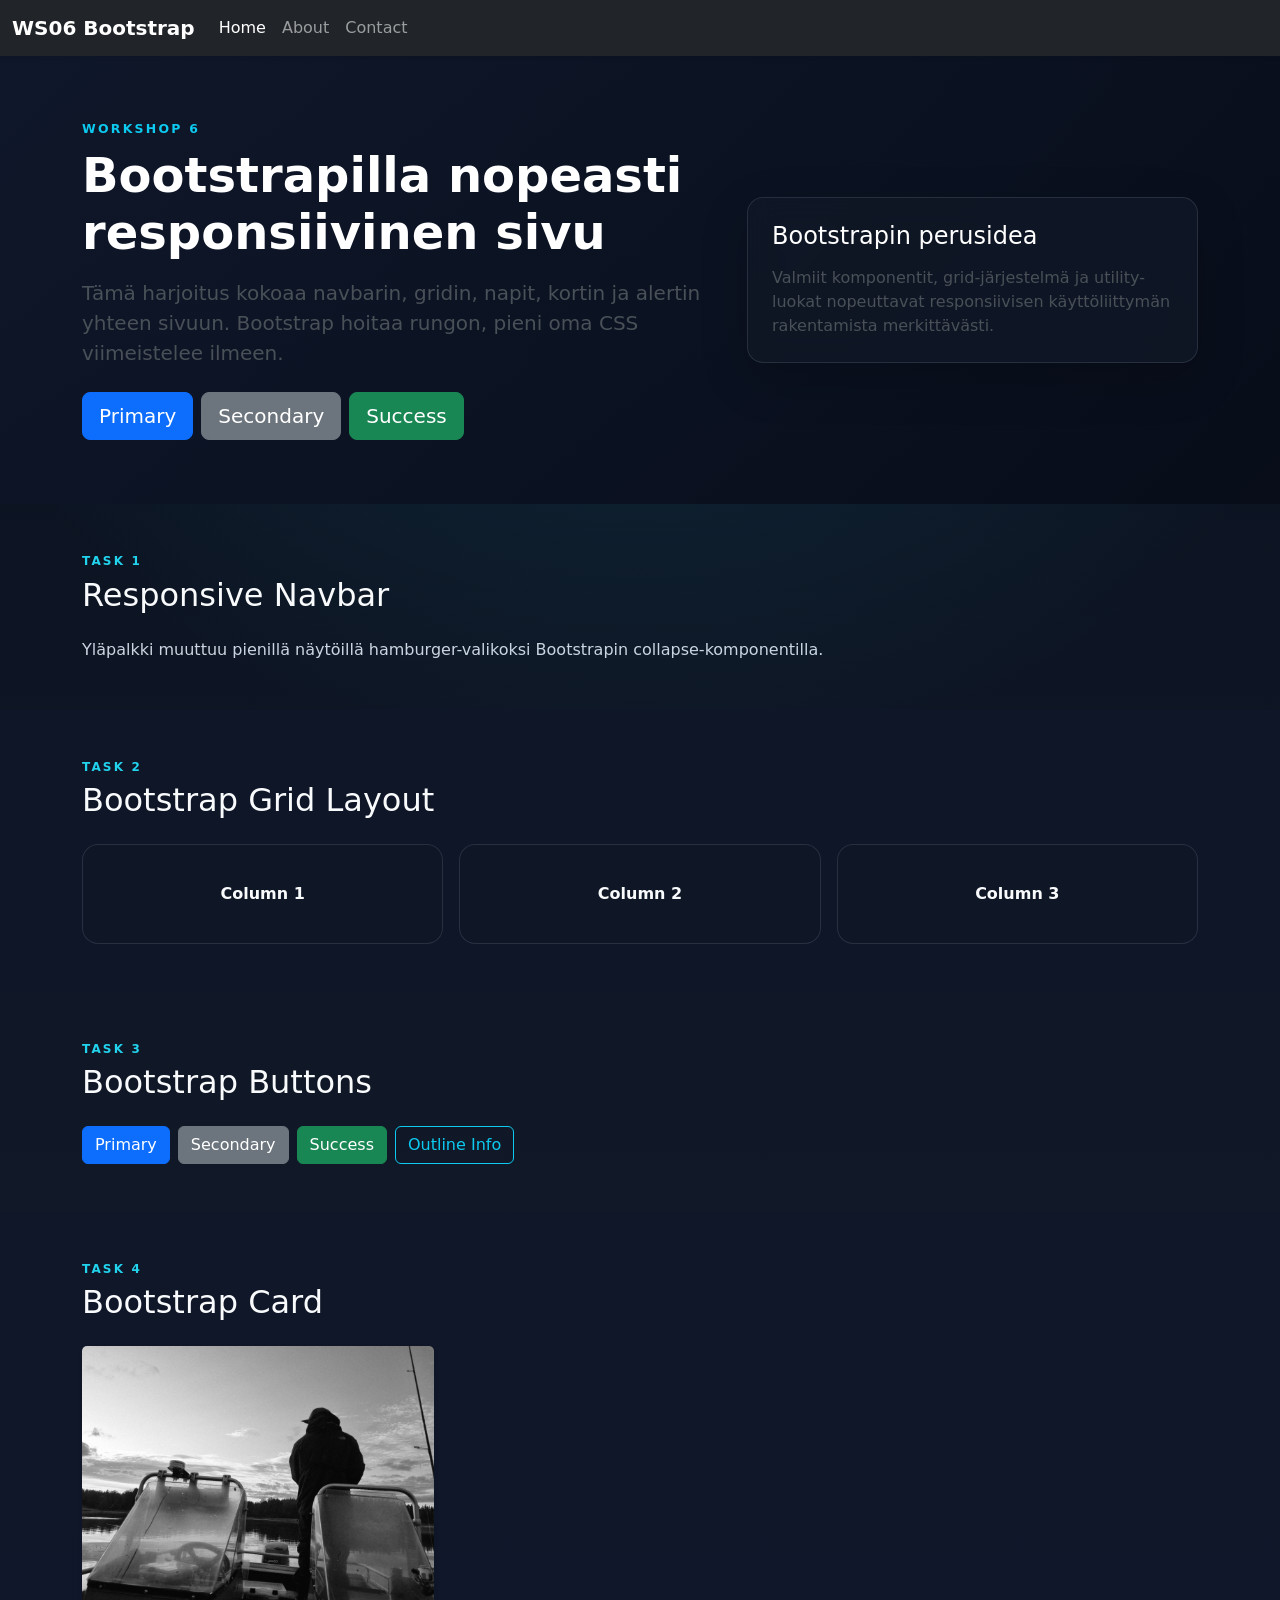
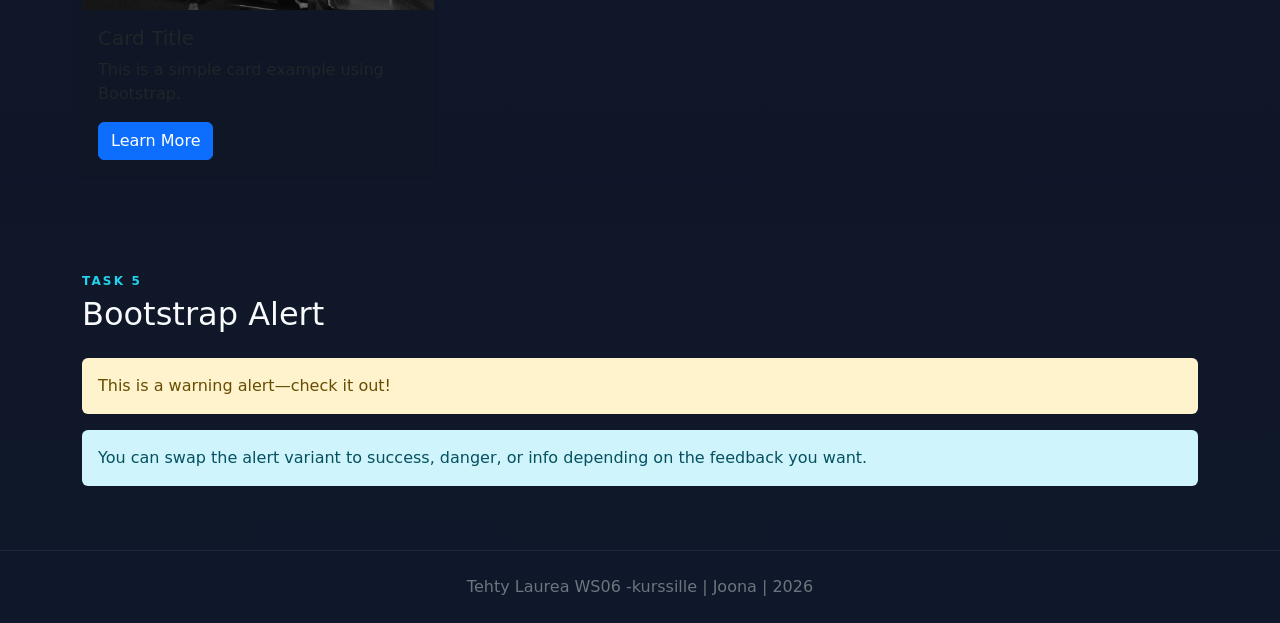
<file: ws06/index.html>
<!DOCTYPE html>
<html lang="fi">

<head>
    <meta charset="UTF-8">
    <meta name="viewport" content="width=device-width, initial-scale=1.0">
    <title>WS06 - Bootstrap</title>
    <link href="https://cdn.jsdelivr.net/npm/bootstrap@5.3.0/dist/css/bootstrap.min.css" rel="stylesheet">
    <link rel="stylesheet" href="styles.css">
</head>

<body>
    <nav class="navbar navbar-expand-lg navbar-dark bg-dark shadow-sm sticky-top">
        <div class="container-fluid">
            <a class="navbar-brand fw-semibold" href="#top">WS06 Bootstrap</a>
            <button class="navbar-toggler" type="button" data-bs-toggle="collapse" data-bs-target="#navbarNav"
                aria-controls="navbarNav" aria-expanded="false" aria-label="Toggle navigation">
                <span class="navbar-toggler-icon"></span>
            </button>
            <div class="collapse navbar-collapse" id="navbarNav">
                <ul class="navbar-nav me-auto mb-2 mb-lg-0">
                    <li class="nav-item"><a class="nav-link active" aria-current="page" href="#task1">Home</a></li>
                    <li class="nav-item"><a class="nav-link" href="#task2">About</a></li>
                    <li class="nav-item"><a class="nav-link" href="#task5">Contact</a></li>
                </ul>
            </div>
        </div>
    </nav>

    <main id="top">
        <section class="hero-section py-5">
            <div class="container py-3">
                <div class="row align-items-center g-4">
                    <div class="col-lg-7">
                        <p class="text-uppercase text-info fw-semibold letter-space mb-2">Workshop 6</p>
                        <h1 class="display-5 fw-bold text-white mb-3">Bootstrapilla nopeasti responsiivinen sivu</h1>
                        <p class="lead text-light-emphasis mb-4">
                            Tämä harjoitus kokoaa navbarin, gridin, napit, kortin ja alertin yhteen sivuun.
                            Bootstrap hoitaa rungon, pieni oma CSS viimeistelee ilmeen.
                        </p>
                        <div class="d-flex flex-wrap gap-2">
                            <button class="btn btn-primary btn-lg">Primary</button>
                            <button class="btn btn-secondary btn-lg">Secondary</button>
                            <button class="btn btn-success btn-lg">Success</button>
                        </div>
                    </div>
                    <div class="col-lg-5">
                        <div class="hero-card p-4 rounded-4 shadow-lg">
                            <h2 class="h4 mb-3 text-white">Bootstrapin perusidea</h2>
                            <p class="mb-0 text-light-emphasis">
                                Valmiit komponentit, grid-järjestelmä ja utility-luokat nopeuttavat
                                responsiivisen käyttöliittymän rakentamista merkittävästi.
                            </p>
                        </div>
                    </div>
                </div>
            </div>
        </section>

        <section id="task1" class="py-5">
            <div class="container">
                <div class="section-heading mb-4">
                    <p class="section-kicker">Task 1</p>
                    <h2>Responsive Navbar</h2>
                </div>
                <p class="mb-0">Yläpalkki muuttuu pienillä näytöillä hamburger-valikoksi Bootstrapin collapse-komponentilla.</p>
            </div>
        </section>

        <section id="task2" class="py-5 bg-body-tertiary">
            <div class="container">
                <div class="section-heading mb-4">
                    <p class="section-kicker">Task 2</p>
                    <h2>Bootstrap Grid Layout</h2>
                </div>
                <div class="row g-3">
                    <div class="col-md-4 col-12">
                        <div class="feature-box h-100">Column 1</div>
                    </div>
                    <div class="col-md-4 col-12">
                        <div class="feature-box h-100">Column 2</div>
                    </div>
                    <div class="col-md-4 col-12">
                        <div class="feature-box h-100">Column 3</div>
                    </div>
                </div>
            </div>
        </section>

        <section class="py-5">
            <div class="container">
                <div class="section-heading mb-4">
                    <p class="section-kicker">Task 3</p>
                    <h2>Bootstrap Buttons</h2>
                </div>
                <div class="d-flex flex-wrap gap-2">
                    <button class="btn btn-primary">Primary</button>
                    <button class="btn btn-secondary">Secondary</button>
                    <button class="btn btn-success">Success</button>
                    <button class="btn btn-outline-info">Outline Info</button>
                </div>
            </div>
        </section>

        <section class="py-5 bg-body-tertiary">
            <div class="container">
                <div class="section-heading mb-4">
                    <p class="section-kicker">Task 4</p>
                    <h2>Bootstrap Card</h2>
                </div>
                <div class="card shadow-sm border-0 card-width">
                    <img src="../images/20250708_213946.jpg" class="card-img-top" alt="Kuva iltavalaistuksessa olevasta järvimaisemasta">
                    <div class="card-body">
                        <h5 class="card-title">Card Title</h5>
                        <p class="card-text">This is a simple card example using Bootstrap.</p>
                        <a href="#task5" class="btn btn-primary">Learn More</a>
                    </div>
                </div>
            </div>
        </section>

        <section id="task5" class="py-5">
            <div class="container">
                <div class="section-heading mb-4">
                    <p class="section-kicker">Task 5</p>
                    <h2>Bootstrap Alert</h2>
                </div>
                <div class="alert alert-warning" role="alert">
                    This is a warning alert—check it out!
                </div>
                <div class="alert alert-info" role="alert">
                    You can swap the alert variant to success, danger, or info depending on the feedback you want.
                </div>
            </div>
        </section>
    </main>

    <footer class="py-4">
        <div class="container text-center text-secondary">
            <p class="mb-0">Tehty Laurea WS06 -kurssille | Joona | 2026</p>
        </div>
    </footer>

    <script src="https://cdn.jsdelivr.net/npm/bootstrap@5.3.0/dist/js/bootstrap.bundle.min.js"></script>
</body>

</html>
</file>
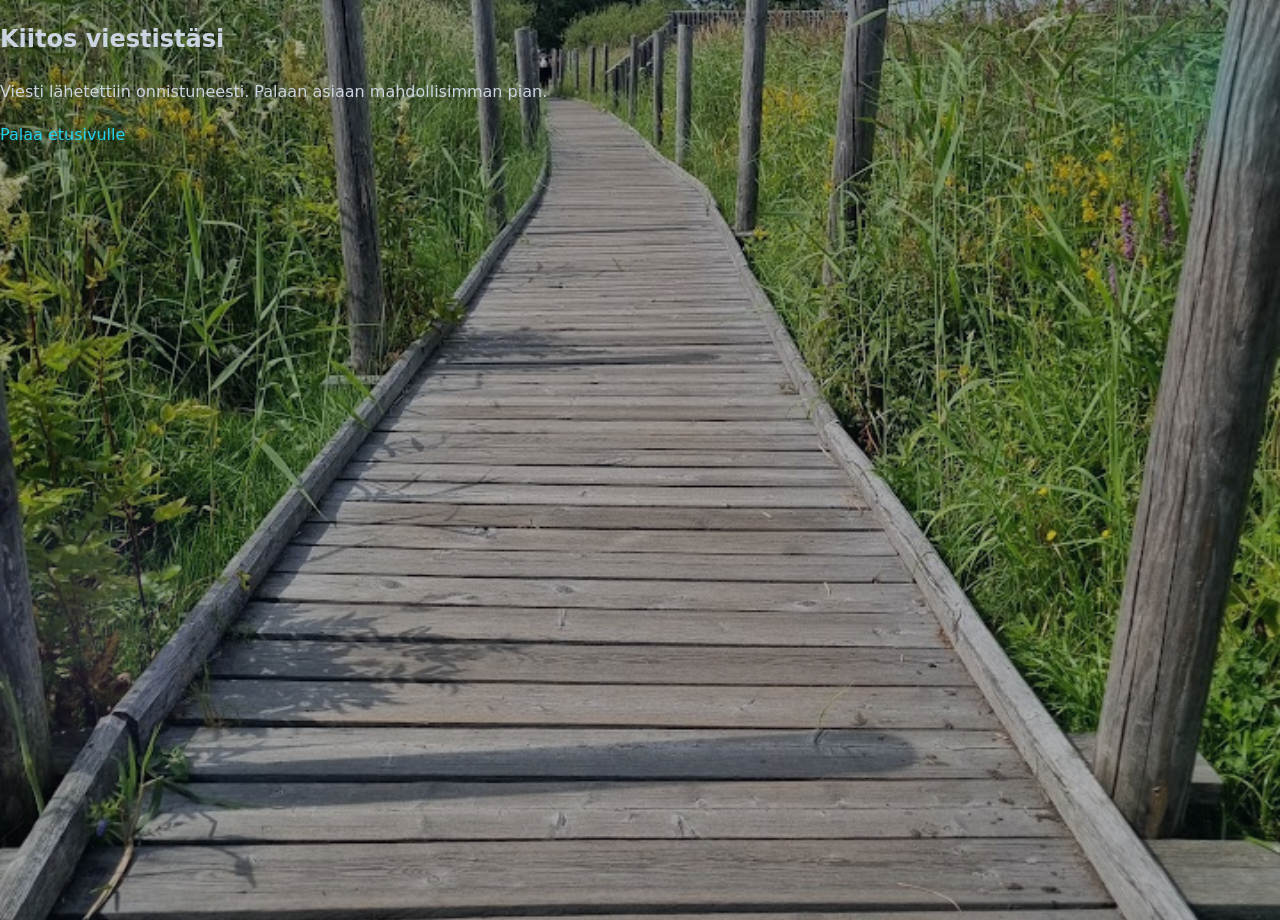
<file: kiitos.html>
<!DOCTYPE html>
<html lang="fi">

<head>
    <meta charset="UTF-8">
    <meta name="viewport" content="width=device-width, initial-scale=1.0">
    <meta http-equiv="Content-Security-Policy" content="default-src 'self'; img-src 'self' data: https:; style-src 'self'; base-uri 'none'; object-src 'none'; frame-ancestors 'none'; upgrade-insecure-requests">
    <meta name="referrer" content="strict-origin-when-cross-origin">
    <title>Kiitos viestistä</title>
    <link rel="stylesheet" href="styles.css">
</head>

<body>
    <main>
        <section aria-labelledby="thanks-heading">
            <h1 id="thanks-heading">Kiitos viestistäsi</h1>
            <p>Viesti lähetettiin onnistuneesti. Palaan asiaan mahdollisimman pian.</p>
            <p><a href="index.html">Palaa etusivulle</a></p>
        </section>
    </main>
</body>

</html>
</file>
<file: styles.css>
:root {
    --bg: #070b14;
    --bg-soft: #0d1424;
    --surface: rgba(12, 18, 32, 0.56);
    --surface-strong: rgba(16, 24, 44, 0.74);
    --surface-border: rgba(148, 163, 184, 0.18);
    --text: #cbd5e1;
    --text-strong: #f8fafc;
    --muted: #94a3b8;
    --accent: #22d3ee;
    --accent-strong: #f59e0b;
    --accent-alt: #a78bfa;
    --shadow: 0 24px 80px rgba(2, 6, 23, 0.45);
}

* {
    box-sizing: border-box;
}

html {
    scroll-behavior: smooth;
}

body {
    margin: 0;
    min-height: 100vh;
    font-family: Inter, ui-sans-serif, system-ui, -apple-system, BlinkMacSystemFont, "Segoe UI", sans-serif;
    line-height: 1.65;
    color: var(--text);
    background:
        linear-gradient(180deg, rgba(5, 8, 20, 0.28) 0%, rgba(9, 17, 31, 0.28) 100%),
        url("images/20250722_141517.jpg") center / cover no-repeat fixed;
}

body::before,
body::after {
    content: "";
    position: fixed;
    inset: auto;
    pointer-events: none;
    border-radius: 999px;
    filter: blur(18px);
    opacity: 0.7;
}

body::before {
    width: 18rem;
    height: 18rem;
    top: -4rem;
    right: -4rem;
    background: radial-gradient(circle, rgba(34, 211, 238, 0.24), transparent 65%);
}

body::after {
    width: 22rem;
    height: 22rem;
    left: -6rem;
    bottom: 6rem;
    background: radial-gradient(circle, rgba(167, 139, 250, 0.22), transparent 68%);
}

img {
    display: block;
    width: 100%;
    max-width: 100%;
    height: auto;
}

a {
    color: var(--accent);
    text-decoration: none;
}

a:hover {
    color: #8deffd;
}

.site-shell {
    width: min(1200px, calc(100vw - 2rem));
    margin: 0 auto;
    padding: 1rem 0 2rem;
    position: relative;
    z-index: 1;
}

.hero {
    padding: 1rem 0 2rem;
}

.eyebrow,
.section-kicker {
    margin: 0 0 0.75rem;
    text-transform: uppercase;
    letter-spacing: 0.18em;
    font-size: 0.76rem;
    color: var(--muted);
}

.hero-grid {
    display: grid;
    grid-template-columns: minmax(0, 1.2fr) minmax(320px, 0.8fr);
    gap: 1.25rem;
    align-items: stretch;
}

.hero-copy,
.hero-card,
.panel {
    position: relative;
    border: 1px solid var(--surface-border);
    background: linear-gradient(180deg, rgba(20, 28, 46, 0.66), rgba(10, 17, 30, 0.66));
    box-shadow: var(--shadow);
    backdrop-filter: blur(18px);
}

.hero-copy,
.panel {
    border-radius: 28px;
}

.hero-copy {
    padding: clamp(1.4rem, 3vw, 2.4rem);
    overflow: hidden;
}

.hero-copy::before,
.panel::before {
    content: "";
    position: absolute;
    inset: 0;
    background: linear-gradient(135deg, rgba(34, 211, 238, 0.08), transparent 30%, rgba(167, 139, 250, 0.08));
    pointer-events: none;
}

.hero h1 {
    margin: 0;
    font-size: clamp(3rem, 7vw, 5.4rem);
    line-height: 0.94;
    letter-spacing: -0.06em;
    color: var(--text-strong);
    max-width: 8ch;
}

.lead {
    max-width: 60ch;
    margin: 1.15rem 0 0;
    font-size: clamp(1rem, 1.8vw, 1.2rem);
    color: var(--text);
}

.hero-actions {
    display: flex;
    flex-wrap: wrap;
    gap: 0.8rem;
    margin: 1.6rem 0 1.2rem;
}

.button {
    display: inline-flex;
    align-items: center;
    justify-content: center;
    min-height: 48px;
    padding: 0.78rem 1.15rem;
    border-radius: 999px;
    border: 1px solid transparent;
    font-weight: 700;
    transition: transform 180ms ease, border-color 180ms ease, background-color 180ms ease, color 180ms ease, box-shadow 180ms ease;
}

.button:hover {
    transform: translateY(-2px);
}

.button-primary {
    color: #020617;
    background: linear-gradient(135deg, #67e8f9, #a78bfa);
    box-shadow: 0 16px 32px rgba(34, 211, 238, 0.18);
}

.button-secondary {
    color: var(--text-strong);
    background: rgba(148, 163, 184, 0.08);
    border-color: rgba(148, 163, 184, 0.16);
}

.button-secondary:hover {
    border-color: rgba(34, 211, 238, 0.45);
    color: #fff;
}

.tag-row {
    display: flex;
    flex-wrap: wrap;
    gap: 0.55rem;
    list-style: none;
    padding: 0;
    margin: 0;
}

.tag-row li {
    padding: 0.46rem 0.8rem;
    border-radius: 999px;
    border: 1px solid rgba(148, 163, 184, 0.18);
    background: rgba(15, 23, 42, 0.54);
    color: var(--text-strong);
    font-size: 0.95rem;
}

.hero-card {
    border-radius: 28px;
    padding: 1rem;
    display: grid;
    gap: 0.9rem;
    align-content: start;
}

.hero-badge {
    justify-self: start;
    padding: 0.4rem 0.7rem;
    border-radius: 999px;
    background: rgba(34, 211, 238, 0.12);
    border: 1px solid rgba(34, 211, 238, 0.26);
    color: #c7f9ff;
    font-size: 0.76rem;
    letter-spacing: 0.14em;
    text-transform: uppercase;
}

.hero-card img {
    aspect-ratio: 1 / 1;
    object-fit: cover;
    border-radius: 22px;
    border: 1px solid rgba(148, 163, 184, 0.22);
    box-shadow: 0 18px 40px rgba(2, 6, 23, 0.35);
}

.hero-facts {
    display: grid;
    grid-template-columns: repeat(3, 1fr);
    gap: 0.75rem;
}

.hero-facts div {
    padding: 0.95rem;
    border-radius: 18px;
    background: rgba(15, 23, 42, 0.5);
    border: 1px solid rgba(148, 163, 184, 0.14);
}

.hero-facts span {
    display: block;
    font-size: 0.72rem;
    text-transform: uppercase;
    letter-spacing: 0.14em;
    color: var(--muted);
}

.hero-facts strong {
    display: block;
    margin-top: 0.35rem;
    font-size: 0.92rem;
    color: var(--text-strong);
}

.content-grid {
    display: grid;
    gap: 1rem;
}

.panel {
    padding: clamp(1.2rem, 2.5vw, 2rem);
    overflow: hidden;
}

.section-heading {
    margin-bottom: 1rem;
}

.section-heading h2 {
    margin: 0;
    font-size: clamp(1.4rem, 3vw, 2.1rem);
    letter-spacing: -0.03em;
    color: var(--text-strong);
}

.panel p {
    color: var(--text);
}

.split-grid {
    display: grid;
    grid-template-columns: minmax(0, 1.2fr) minmax(260px, 0.8fr);
    gap: 1rem;
    align-items: start;
}

.mini-card,
.info-card,
.workshop-card {
    border-radius: 22px;
    border: 1px solid rgba(148, 163, 184, 0.15);
    background: rgba(15, 23, 42, 0.34);
    padding: 1rem;
}

.mini-card h3,
.info-card h3 {
    margin: 0 0 0.5rem;
    font-size: 1rem;
    color: var(--text-strong);
}

.cards-grid {
    display: grid;
    grid-template-columns: repeat(2, minmax(0, 1fr));
    gap: 1rem;
}

ol,
ul {
    margin: 0;
    padding-left: 1.25rem;
}

li + li {
    margin-top: 0.45rem;
}

.workshop-grid {
    display: grid;
    grid-template-columns: repeat(3, minmax(0, 1fr));
    gap: 1rem;
}

.workshop-card {
    display: grid;
    gap: 0.6rem;
    color: var(--text);
    transition: transform 180ms ease, border-color 180ms ease, box-shadow 180ms ease;
}

.workshop-card:hover {
    transform: translateY(-3px);
    border-color: rgba(34, 211, 238, 0.44);
    box-shadow: 0 18px 42px rgba(2, 6, 23, 0.45);
}

.workshop-card span {
    color: var(--muted);
    font-size: 0.72rem;
    letter-spacing: 0.16em;
    text-transform: uppercase;
}

.workshop-card strong {
    font-size: 1.15rem;
    color: var(--text-strong);
}

.inline-link {
    display: inline-flex;
    align-items: center;
    gap: 0.4rem;
    padding-bottom: 0.2rem;
    border-bottom: 1px solid rgba(34, 211, 238, 0.5);
}

.inline-link:hover {
    border-bottom-color: rgba(245, 158, 11, 0.8);
}

.table-wrap {
    overflow-x: auto;
    border-radius: 20px;
    border: 1px solid rgba(148, 163, 184, 0.15);
}

table {
    width: 100%;
    border-collapse: collapse;
    min-width: 320px;
    background: rgba(15, 23, 42, 0.38);
}

th,
td {
    padding: 0.95rem 1rem;
    border-bottom: 1px solid rgba(148, 163, 184, 0.14);
    text-align: left;
}

th {
    color: var(--text-strong);
    font-size: 0.8rem;
    text-transform: uppercase;
    letter-spacing: 0.12em;
    background: rgba(2, 6, 23, 0.28);
}

td {
    color: var(--text);
}

.contact-panel {
    display: grid;
    gap: 1rem;
}

.contact-intro {
    max-width: 58ch;
    margin: 0;
}

.contact-form {
    display: grid;
    gap: 0.7rem;
    max-width: 580px;
}

.contact-form label {
    font-weight: 700;
    color: var(--text-strong);
}

.contact-form input[type="text"],
.contact-form input[type="email"],
.contact-form textarea {
    width: 100%;
    padding: 0.88rem 0.95rem;
    border-radius: 16px;
    border: 1px solid rgba(148, 163, 184, 0.16);
    background: rgba(7, 11, 20, 0.55);
    color: var(--text-strong);
    font: inherit;
    transition: border-color 120ms ease, box-shadow 120ms ease, transform 120ms ease;
}

.contact-form input[type="text"]:focus,
.contact-form input[type="email"]:focus,
.contact-form textarea:focus {
    outline: none;
    border-color: rgba(34, 211, 238, 0.7);
    box-shadow: 0 0 0 3px rgba(34, 211, 238, 0.16);
}

.contact-form input:invalid,
.contact-form textarea:invalid {
    border-color: rgba(245, 158, 11, 0.6);
}

.contact-form input[type="submit"] {
    justify-self: start;
    min-width: 180px;
    border: none;
    border-radius: 999px;
    padding: 0.9rem 1.25rem;
    background: linear-gradient(135deg, #22d3ee, #a78bfa);
    color: #020617;
    font-weight: 800;
    cursor: pointer;
    box-shadow: 0 16px 32px rgba(34, 211, 238, 0.14);
    transition: transform 180ms ease, box-shadow 180ms ease;
}

.contact-form input[type="submit"]:hover {
    transform: translateY(-2px);
    box-shadow: 0 20px 38px rgba(167, 139, 250, 0.2);
}

.hp-field {
    position: absolute;
    left: -9999px;
    width: 1px;
    height: 1px;
    opacity: 0;
}

.site-footer {
    padding: 1rem 0 2rem;
    text-align: center;
    color: var(--muted);
}

.site-footer p {
    margin: 0;
}

@media (max-width: 960px) {
    .hero-grid,
    .split-grid,
    .cards-grid,
    .workshop-grid {
        grid-template-columns: 1fr;
    }

    .hero h1 {
        max-width: none;
    }

    .hero-facts {
        grid-template-columns: 1fr;
    }
}

@media (max-width: 640px) {
    .site-shell {
        width: min(100vw - 1rem, 1200px);
        padding-top: 0.5rem;
    }

    .hero-copy,
    .hero-card,
    .panel {
        border-radius: 22px;
    }

    .hero h1 {
        font-size: clamp(2.4rem, 12vw, 3.2rem);
    }

    .hero-actions {
        flex-direction: column;
    }

    .button,
    .contact-form input[type="submit"] {
        width: 100%;
    }
}
</file>
<file: ws01/styles.css>
:root {
    --bg: #070b14;
    --surface: rgba(12, 18, 32, 0.56);
    --surface-strong: rgba(16, 24, 44, 0.74);
    --surface-border: rgba(148, 163, 184, 0.18);
    --text: #cbd5e1;
    --text-strong: #f8fafc;
    --muted: #94a3b8;
    --accent: #fbbf24;
    --accent-strong: #f59e0b;
    --ok: #166534;
    --danger: #991b1b;
    --border: rgba(148, 163, 184, 0.22);
    --shadow: 0 24px 80px rgba(2, 6, 23, 0.45);
}

* {
    box-sizing: border-box;
}

body {
    margin: 0;
    font-family: "Segoe UI", Tahoma, Geneva, Verdana, sans-serif;
    line-height: 1.6;
    color: var(--text);
    background:
        linear-gradient(180deg, rgba(5, 8, 20, 0.28) 0%, rgba(9, 17, 31, 0.28) 100%),
        url("../images/20250722_141517.jpg") center / cover no-repeat fixed;
}

header,
main {
    width: min(920px, 92vw);
    margin: 0 auto;
}

header {
    padding: 2rem 0 1rem;
}

main {
    padding-bottom: 1rem;
}

section {
    background: linear-gradient(180deg, rgba(20, 28, 46, 0.66), rgba(10, 17, 30, 0.66));
    border: 1px solid var(--surface-border);
    box-shadow: var(--shadow);
    backdrop-filter: blur(18px);
    border-radius: 18px;
    padding: 1.2rem;
    margin-bottom: 1rem;
}

h1,
h2,
h3 {
    margin-top: 0;
    color: #22d3ee;
}

p,
li,
label,
td {
    color: var(--text);
}

img {
    display: block;
    margin-top: 0.8rem;
    max-width: 100%;
    height: auto;
    border: 1px solid var(--border);
    border-radius: 10px;
    background: #f9fafb;
}

a {
    color: var(--accent);
}

a:hover {
    color: #8deffd;
}

table {
    width: 100%;
    border-collapse: collapse;
}

th,
td {
    border: 1px solid var(--border);
    padding: 0.6rem;
    text-align: left;
}

th {
    color: var(--text-strong);
    background-color: rgba(2, 6, 23, 0.42);
}

form {
    display: grid;
    gap: 0.6rem;
    max-width: 460px;
}

.hp-field {
    position: absolute;
    left: -9999px;
    width: 1px;
    height: 1px;
    opacity: 0;
}

input[type="text"],
input[type="email"],
textarea {
    padding: 0.55rem;
    border: 1px solid rgba(148, 163, 184, 0.24);
    border-radius: 8px;
    background: rgba(7, 11, 20, 0.55);
    color: var(--text-strong);
    font: inherit;
    transition: border-color 120ms ease, box-shadow 120ms ease;
}

input[type="text"]:focus,
input[type="email"]:focus,
textarea:focus {
    outline: none;
    border-color: var(--accent);
    box-shadow: 0 0 0 3px rgb(15 118 110 / 0.15);
}

input:invalid,
textarea:invalid {
    border-color: var(--danger);
}

input:valid,
textarea:valid {
    border-color: var(--ok);
}

input[type="submit"] {
    width: fit-content;
    border: none;
    border-radius: 8px;
    padding: 0.6rem 1rem;
    background: linear-gradient(135deg, #22d3ee, #a78bfa);
    color: #020617;
    font-weight: 700;
    cursor: pointer;
}

input[type="submit"]:hover {
    background: linear-gradient(135deg, #67e8f9, #c4b5fd);
}

footer {
    width: min(920px, 92vw);
    margin: 0 auto 2rem;
    text-align: center;
    color: var(--muted);
    font-size: 0.95rem;
}

@media (max-width: 640px) {
    header {
        padding: 1.4rem 0 0.8rem;
    }

    section {
        padding: 1rem;
        border-radius: 10px;
    }

    h1 {
        font-size: 1.5rem;
        line-height: 1.25;
    }

    h2 {
        font-size: 1.2rem;
    }

    form {
        max-width: 100%;
    }

    input[type="submit"] {
        width: 100%;
        text-align: center;
    }
}
</file>
<file: ws02/styles.css>
:root {
    --bg: #070b14;
    --surface: rgba(12, 18, 32, 0.56);
    --surface-strong: rgba(16, 24, 44, 0.74);
    --surface-border: rgba(148, 163, 184, 0.18);
    --text: #cbd5e1;
    --text-strong: #f8fafc;
    --muted: #94a3b8;
    --accent: #fbbf24;
    --accent-strong: #f59e0b;
    --ok: #166534;
    --danger: #991b1b;
    --border: rgba(148, 163, 184, 0.22);
    --shadow: 0 24px 80px rgba(2, 6, 23, 0.45);
}

* {
    box-sizing: border-box;
}

body {
    margin: 0;
    font-family: "Segoe UI", Tahoma, Geneva, Verdana, sans-serif;
    line-height: 1.6;
    color: var(--text);
    background:
        linear-gradient(180deg, rgba(5, 8, 20, 0.28) 0%, rgba(9, 17, 31, 0.28) 100%),
        url("../images/20250722_141517.jpg") center / cover no-repeat fixed;
}

header,
main {
    width: min(920px, 92vw);
    margin: 0 auto;
}

header {
    padding: 2rem 0 1rem;
}

main {
    padding-bottom: 1rem;
}

section {
    background: linear-gradient(180deg, rgba(20, 28, 46, 0.66), rgba(10, 17, 30, 0.66));
    border: 1px solid var(--surface-border);
    box-shadow: var(--shadow);
    backdrop-filter: blur(18px);
    border-radius: 18px;
    padding: 1.2rem;
    margin-bottom: 1rem;
}

h1,
h2,
h3 {
    margin-top: 0;
    color: #22d3ee;
}

h1 {
    font-size: 2em;
}

p {
    color: var(--text);
}

.content-box {
    padding: 20px;
    margin: 10px 0 20px;
    background: rgba(15, 23, 42, 0.34);
    border: 1px solid rgba(148, 163, 184, 0.15);
    border-radius: 10px;
}

img {
    display: block;
    margin-top: 0.8rem;
    max-width: 100%;
    height: auto;
    border: 1px solid var(--border);
    border-radius: 10px;
    background: #f9fafb;
}

a {
    color: var(--accent);
}

a:hover {
    color: #8deffd;
}

table {
    width: 100%;
    border-collapse: collapse;
}

th,
td {
    border: 1px solid var(--border);
    padding: 0.6rem;
    text-align: left;
}

th {
    color: var(--text-strong);
    background-color: rgba(2, 6, 23, 0.42);
}

form {
    display: grid;
    gap: 0.6rem;
    max-width: 460px;
}

.hp-field {
    position: absolute;
    left: -9999px;
    width: 1px;
    height: 1px;
    opacity: 0;
}

input[type="text"],
input[type="email"],
textarea {
    padding: 0.55rem;
    border: 1px solid rgba(148, 163, 184, 0.24);
    border-radius: 8px;
    background: rgba(7, 11, 20, 0.55);
    color: var(--text-strong);
    font: inherit;
    transition: border-color 120ms ease, box-shadow 120ms ease;
}

input[type="text"]:focus,
input[type="email"]:focus,
textarea:focus {
    outline: none;
    border-color: var(--accent);
    box-shadow: 0 0 0 3px rgb(15 118 110 / 0.15);
}

input:invalid,
textarea:invalid {
    border-color: var(--danger);
}

input:valid,
textarea:valid {
    border-color: var(--ok);
}

input[type="submit"] {
    width: fit-content;
    border: none;
    border-radius: 8px;
    padding: 0.6rem 1rem;
    background: linear-gradient(135deg, #22d3ee, #a78bfa);
    color: #020617;
    font-weight: 700;
    cursor: pointer;
}

input[type="submit"]:hover {
    background: linear-gradient(135deg, #67e8f9, #c4b5fd);
}

footer {
    width: min(920px, 92vw);
    margin: 0 auto 2rem;
    text-align: center;
    color: var(--muted);
    font-size: 0.95rem;
}

@media (max-width: 640px) {
    header {
        padding: 1.4rem 0 0.8rem;
    }

    section {
        padding: 1rem;
        border-radius: 10px;
    }

    h1 {
        font-size: 1.5rem;
        line-height: 1.25;
    }

    h2 {
        font-size: 1.2rem;
    }

    form {
        max-width: 100%;
    }

    input[type="submit"] {
        width: 100%;
        text-align: center;
    }
}
</file>
<file: ws03/styles.css>
:root {
    --bg: #070b14;
    --surface: rgba(12, 18, 32, 0.56);
    --surface-strong: rgba(16, 24, 44, 0.74);
    --surface-border: rgba(148, 163, 184, 0.18);
    --text: #cbd5e1;
    --text-strong: #f8fafc;
    --muted: #94a3b8;
    --accent: #fbbf24;
    --accent-strong: #f59e0b;
    --ok: #166534;
    --danger: #991b1b;
    --border: rgba(148, 163, 184, 0.22);
    --shadow: 0 24px 80px rgba(2, 6, 23, 0.45);
}

* {
    box-sizing: border-box;
}

body {
    margin: 0;
    font-family: "Segoe UI", Tahoma, Geneva, Verdana, sans-serif;
    line-height: 1.6;
    color: var(--text);
    background:
        linear-gradient(180deg, rgba(5, 8, 20, 0.28) 0%, rgba(9, 17, 31, 0.28) 100%),
        url("../images/20250722_141517.jpg") center / cover no-repeat fixed;
}

header,
main {
    width: min(920px, 92vw);
    margin: 0 auto;
}

header {
    padding: 2rem 0 1rem;
}

main {
    padding-bottom: 1rem;
}

section {
    background: linear-gradient(180deg, rgba(20, 28, 46, 0.66), rgba(10, 17, 30, 0.66));
    border: 1px solid var(--surface-border);
    box-shadow: var(--shadow);
    backdrop-filter: blur(18px);
    border-radius: 18px;
    padding: 1.2rem;
    margin-bottom: 1rem;
}

h1,
h2,
h3 {
    margin-top: 0;
    color: #22d3ee;
}

h1 {
    font-size: 2em;
}

p {
    color: var(--text);
}

.content-box {
    padding: 20px;
    margin: 10px 0 20px;
    background: rgba(15, 23, 42, 0.34);
    border: 1px solid rgba(148, 163, 184, 0.15);
    border-radius: 10px;
}

.transition-button {
    background-color: #93c5fd;
    color: #0f172a;
    padding: 10px 20px;
    border: none;
    border-radius: 8px;
    cursor: pointer;
    transition: background-color 0.3s ease;
    margin-bottom: 1rem;
}

.transition-button:hover {
    background-color: #fca5a5;
}

.tennis-court {
    width: min(420px, 100%);
    height: 140px;
    position: relative;
    margin-bottom: 1rem;
    border: 2px solid #93c5fd;
    border-radius: 12px;
    background: linear-gradient(180deg, #14532d 0%, #166534 100%);
    overflow: hidden;
}

.tennis-net {
    position: absolute;
    left: 50%;
    top: 0;
    width: 2px;
    height: 100%;
    transform: translateX(-50%);
    background: repeating-linear-gradient(
        to bottom,
        #e2e8f0 0,
        #e2e8f0 4px,
        transparent 4px,
        transparent 8px
    );
    opacity: 0.8;
}

.paddle {
    position: absolute;
    width: 8px;
    height: 34px;
    top: 53px;
    border-radius: 6px;
    background-color: #e2e8f0;
}

.paddle-left {
    left: 16px;
}

.paddle-right {
    right: 16px;
}

.tennis-ball {
    width: 14px;
    height: 14px;
    border-radius: 50%;
    position: absolute;
    left: 30px;
    top: 62px;
    background-color: #fde047;
    box-shadow: 0 0 10px rgb(253 224 71 / 0.45);
    animation: tennis-rally 2.4s linear infinite;
}

@keyframes tennis-rally {
    0% {
        left: 30px;
        top: 64px;
    }

    20% {
        left: calc(50% - 7px);
        top: 24px;
    }

    50% {
        left: calc(100% - 44px);
        top: 62px;
    }

    75% {
        left: calc(50% - 7px);
        top: 102px;
    }

    100% {
        left: 30px;
        top: 64px;
    }
}

.pseudo-list {
    list-style: none;
    padding: 0;
    margin: 0 0 1rem;
    border: 1px solid #cbd5e1;
    border-radius: 8px;
    overflow: hidden;
}

.pseudo-list li {
    padding: 0.55rem 0.75rem;
}

.pseudo-list li:nth-child(odd) {
    background-color: rgba(148, 163, 184, 0.20);
}

.pseudo-list li:nth-child(even) {
    background-color: rgba(15, 23, 42, 0.34);
}

.filter-image {
    filter: grayscale(100%) contrast(0.78) brightness(0.82);
    transition: filter 0.3s ease, transform 0.3s ease;
    cursor: none;
    margin-bottom: 1rem;
}

.filter-image:hover {
    filter: grayscale(0%) contrast(1.05) brightness(1.2) saturate(1.15);
    transform: translateY(-2px);
    cursor: none;
}

.quote {
    position: relative;
    padding-left: 20px;
    font-style: italic;
    color: var(--text);
    margin: 0;
}

.quote::before {
    content: "\201C";
    font-size: 40px;
    position: absolute;
    left: 0;
    top: -8px;
    color: #cbd5e1;
}

img {
    display: block;
    margin-top: 0.8rem;
    max-width: 100%;
    height: auto;
    border: 1px solid var(--border);
    border-radius: 10px;
    background: #f9fafb;
}

a {
    color: var(--accent);
}

a:hover {
    color: #8deffd;
}

table {
    width: 100%;
    border-collapse: collapse;
}

th,
td {
    border: 1px solid var(--border);
    padding: 0.6rem;
    text-align: left;
}

th {
    color: var(--text-strong);
    background-color: rgba(2, 6, 23, 0.42);
}

form {
    display: grid;
    gap: 0.6rem;
    max-width: 460px;
}

.hp-field {
    position: absolute;
    left: -9999px;
    width: 1px;
    height: 1px;
    opacity: 0;
}

input[type="text"],
input[type="email"],
textarea {
    padding: 0.55rem;
    border: 1px solid rgba(148, 163, 184, 0.24);
    border-radius: 8px;
    background: rgba(7, 11, 20, 0.55);
    color: var(--text-strong);
    font: inherit;
    transition: border-color 120ms ease, box-shadow 120ms ease;
}

input[type="text"]:focus,
input[type="email"]:focus,
textarea:focus {
    outline: none;
    border-color: var(--accent);
    box-shadow: 0 0 0 3px rgb(15 118 110 / 0.15);
}

input:invalid,
textarea:invalid {
    border-color: var(--danger);
}

input:valid,
textarea:valid {
    border-color: var(--ok);
}

input[type="submit"] {
    width: fit-content;
    border: none;
    border-radius: 8px;
    padding: 0.6rem 1rem;
    background: linear-gradient(135deg, #22d3ee, #a78bfa);
    color: #020617;
    font-weight: 700;
    cursor: pointer;
}

input[type="submit"]:hover {
    background: linear-gradient(135deg, #67e8f9, #c4b5fd);
}

footer {
    width: min(920px, 92vw);
    margin: 0 auto 2rem;
    text-align: center;
    color: var(--muted);
    font-size: 0.95rem;
}

@media (max-width: 640px) {
    header {
        padding: 1.4rem 0 0.8rem;
    }

    section {
        padding: 1rem;
        border-radius: 10px;
    }

    h1 {
        font-size: 1.5rem;
        line-height: 1.25;
    }

    h2 {
        font-size: 1.2rem;
    }

    form {
        max-width: 100%;
    }

    input[type="submit"] {
        width: 100%;
        text-align: center;
    }
}
</file>
<file: ws04/styles.css>
:root {
    --bg: #070b14;
    --surface: rgba(12, 18, 32, 0.58);
    --surface-border: rgba(148, 163, 184, 0.18);
    --text: #cbd5e1;
    --text-strong: #f8fafc;
    --muted: #94a3b8;
    --accent: #22d3ee;
    --shadow: 0 24px 80px rgba(2, 6, 23, 0.45);
}

* {
    box-sizing: border-box;
}

body {
    margin: 0;
    font-family: "Segoe UI", Tahoma, Geneva, Verdana, sans-serif;
    line-height: 1.6;
    color: var(--text);
    background:
        linear-gradient(180deg, rgba(5, 8, 20, 0.34) 0%, rgba(9, 17, 31, 0.34) 100%),
        url("../images/20250722_141517.jpg") center / cover no-repeat fixed;
}

header,
main,
footer {
    width: min(920px, 92vw);
    margin: 0 auto;
}

header {
    padding: 2rem 0 1rem;
}

h1,
h2 {
    margin-top: 0;
    color: var(--accent);
}

.nav-list {
    display: flex;
    flex-wrap: wrap;
    gap: 0.8rem;
    list-style: none;
    padding: 0;
    margin: 0;
}

.nav-list a {
    display: inline-block;
    padding: 0.35rem 0.7rem;
    border: 1px solid var(--surface-border);
    border-radius: 999px;
    color: var(--text-strong);
    text-decoration: none;
    background: rgba(15, 23, 42, 0.5);
}

.nav-list a:hover {
    background: rgba(34, 211, 238, 0.2);
}

main {
    padding-bottom: 1rem;
}

section {
    background: linear-gradient(180deg, rgba(20, 28, 46, 0.66), rgba(10, 17, 30, 0.66));
    border: 1px solid var(--surface-border);
    box-shadow: var(--shadow);
    backdrop-filter: blur(18px);
    border-radius: 18px;
    padding: 1.2rem;
    margin-bottom: 1rem;
}

.grid-container {
    display: grid;
    grid-template-columns: repeat(3, 1fr);
    grid-gap: 10px;
}

.grid-item {
    background-color: #86efac;
    color: #052e16;
    padding: 20px;
    text-align: center;
    border-radius: 10px;
    font-weight: 700;
}

.flex-container {
    display: flex;
    justify-content: space-around;
    align-items: center;
    gap: 0.8rem;
    flex-wrap: wrap;
}

.box {
    background-color: #93c5fd;
    color: #0f172a;
    padding: 20px;
    text-align: center;
    border-radius: 10px;
    min-width: 120px;
    font-weight: 700;
}

.responsive-box {
    padding: 20px;
    text-align: center;
    border-radius: 12px;
    color: #0f172a;
    font-weight: 700;
}

@media (max-width: 600px) {
    .responsive-box {
        background-color: lightcoral;
    }
}

@media (min-width: 601px) {
    .responsive-box {
        background-color: lightseagreen;
    }
}

footer {
    margin: 0 auto 2rem;
    text-align: center;
    color: var(--muted);
    font-size: 0.95rem;
}

@media (max-width: 640px) {
    header {
        padding: 1.4rem 0 0.8rem;
    }

    section {
        padding: 1rem;
        border-radius: 10px;
    }

    h1 {
        font-size: 1.5rem;
        line-height: 1.25;
    }

    h2 {
        font-size: 1.2rem;
    }

    .grid-container {
        grid-template-columns: 1fr;
    }
}
</file>
<file: ws05/styles.css>
:root {
    --bg: #070b14;
    --surface: rgba(12, 18, 32, 0.58);
    --surface-border: rgba(148, 163, 184, 0.18);
    --text: #cbd5e1;
    --text-strong: #f8fafc;
    --muted: #94a3b8;
    --accent: #22d3ee;
    --shadow: 0 24px 80px rgba(2, 6, 23, 0.45);
}

* {
    box-sizing: border-box;
}

body {
    margin: 0;
    font-family: "Segoe UI", Tahoma, Geneva, Verdana, sans-serif;
    line-height: 1.6;
    color: var(--text);
    background:
        linear-gradient(180deg, rgba(5, 8, 20, 0.34) 0%, rgba(9, 17, 31, 0.34) 100%),
        url("../images/20250722_141517.jpg") center / cover no-repeat fixed;
}

header,
main,
footer {
    width: min(920px, 92vw);
    margin: 0 auto;
}

header {
    padding: 2rem 0 1rem;
}

h1,
h2 {
    margin-top: 0;
    color: var(--accent);
}

section {
    background: linear-gradient(180deg, rgba(20, 28, 46, 0.66), rgba(10, 17, 30, 0.66));
    border: 1px solid var(--surface-border);
    box-shadow: var(--shadow);
    backdrop-filter: blur(18px);
    border-radius: 18px;
    padding: 1.2rem;
    margin-bottom: 1rem;
}

.responsive-container {
    display: flex;
    flex-wrap: wrap;
    gap: 0.8rem;
}

.column {
    flex: 1;
    padding: 10px;
    border-radius: 10px;
    background: rgba(34, 211, 238, 0.2);
    color: var(--text-strong);
    border: 1px solid rgba(148, 163, 184, 0.22);
    text-align: center;
}

@media (max-width: 600px) {
    .column {
        flex: 100%;
    }
}

.responsive-image {
    max-width: 100%;
    height: auto;
    border-radius: 12px;
    border: 1px solid rgba(148, 163, 184, 0.22);
}

.media-query-box {
    padding: 20px;
    text-align: center;
    border-radius: 12px;
    color: #0f172a;
    font-weight: 700;
}

.media-query-box.is-small {
    background-color: lightcoral !important;
}

.media-query-box.is-large {
    background-color: lightblue !important;
}

.demo-toggle {
    display: inline-block;
    margin: 0 0 0.75rem;
    border: 1px solid rgba(148, 163, 184, 0.32);
    background: rgba(2, 6, 23, 0.6);
    color: var(--text-strong);
    border-radius: 999px;
    padding: 0.45rem 0.8rem;
    cursor: pointer;
    font: inherit;
}

.demo-toggle:hover {
    background: rgba(34, 211, 238, 0.2);
}

.test-status {
    margin: 0.75rem 0 0;
    padding: 0.8rem 1rem;
    border-radius: 10px;
    background: rgba(15, 23, 42, 0.45);
    border: 1px solid rgba(148, 163, 184, 0.22);
}

.test-status.is-tested {
    background: rgba(22, 101, 52, 0.25);
    border-color: rgba(34, 197, 94, 0.45);
    color: #dcfce7;
}

@media (max-width: 600px) {
    .media-query-box {
        background-color: lightcoral;
    }

    .demo-toggle {
        width: 100%;
    }
}

@media (min-width: 601px) {
    .media-query-box {
        background-color: lightblue;
    }
}

.responsive-nav {
    border: 1px solid rgba(148, 163, 184, 0.22);
    border-radius: 12px;
    padding: 0.7rem;
    background: rgba(15, 23, 42, 0.45);
}

.responsive-nav .menu-toggle {
    display: none;
    border: 1px solid rgba(148, 163, 184, 0.32);
    background: rgba(2, 6, 23, 0.6);
    color: var(--text-strong);
    border-radius: 8px;
    padding: 0.45rem 0.7rem;
    cursor: pointer;
}

.responsive-nav .nav-list {
    display: flex;
    list-style: none;
    gap: 0.6rem;
    margin: 0;
    padding: 0;
}

.responsive-nav .nav-list a {
    display: inline-block;
    text-decoration: none;
    color: var(--text-strong);
    border: 1px solid rgba(148, 163, 184, 0.22);
    border-radius: 999px;
    padding: 0.35rem 0.7rem;
    background: rgba(30, 41, 59, 0.5);
}

.responsive-nav .nav-list a:hover {
    background: rgba(34, 211, 238, 0.2);
}

@media (max-width: 600px) {
    .responsive-nav .nav-list {
        display: none;
        flex-direction: column;
        margin-top: 0.6rem;
    }

    .responsive-nav .menu-toggle {
        display: block;
    }

    .responsive-nav .nav-list.is-open {
        display: flex;
    }
}

footer {
    margin: 0 auto 2rem;
    text-align: center;
    color: var(--muted);
    font-size: 0.95rem;
}

@media (max-width: 640px) {
    header {
        padding: 1.4rem 0 0.8rem;
    }

    section {
        padding: 1rem;
        border-radius: 10px;
    }

    h1 {
        font-size: 1.5rem;
        line-height: 1.25;
    }

    h2 {
        font-size: 1.2rem;
    }
}
</file>
<file: ws06/styles.css>
:root {
    --ws06-bg: #0b1020;
    --ws06-surface: rgba(17, 24, 39, 0.82);
    --ws06-surface-border: rgba(148, 163, 184, 0.18);
    --ws06-accent: #22d3ee;
}

body {
    background:
        radial-gradient(circle at top, rgba(34, 211, 238, 0.15), transparent 34%),
        linear-gradient(180deg, #09111f 0%, #111827 55%, #0f172a 100%);
    color: #cbd5e1;
}

.hero-section {
    background: linear-gradient(135deg, rgba(15, 23, 42, 0.96), rgba(7, 12, 24, 0.95));
}

.letter-space {
    letter-spacing: 0.18em;
    font-size: 0.78rem;
}

.hero-card,
.feature-box,
.card {
    background: var(--ws06-surface);
    border: 1px solid var(--ws06-surface-border);
    backdrop-filter: blur(14px);
}

.feature-box {
    border-radius: 1rem;
    padding: 1.25rem;
    color: #f8fafc;
    font-weight: 600;
    text-align: center;
    min-height: 100px;
    display: grid;
    place-items: center;
}

.card-width {
    width: min(100%, 22rem);
}

.section-heading h2 {
    color: #f8fafc;
    margin-bottom: 0;
}

.section-kicker {
    margin: 0 0 0.35rem;
    color: var(--ws06-accent);
    text-transform: uppercase;
    letter-spacing: 0.18em;
    font-size: 0.75rem;
    font-weight: 700;
}

.bg-body-tertiary {
    background-color: rgba(15, 23, 42, 0.68) !important;
}

.alert {
    border: none;
}

footer {
    border-top: 1px solid rgba(148, 163, 184, 0.12);
}

@media (max-width: 576px) {
    .hero-section .btn {
        width: 100%;
    }

    .card-width {
        width: 100%;
    }
}
</file>
